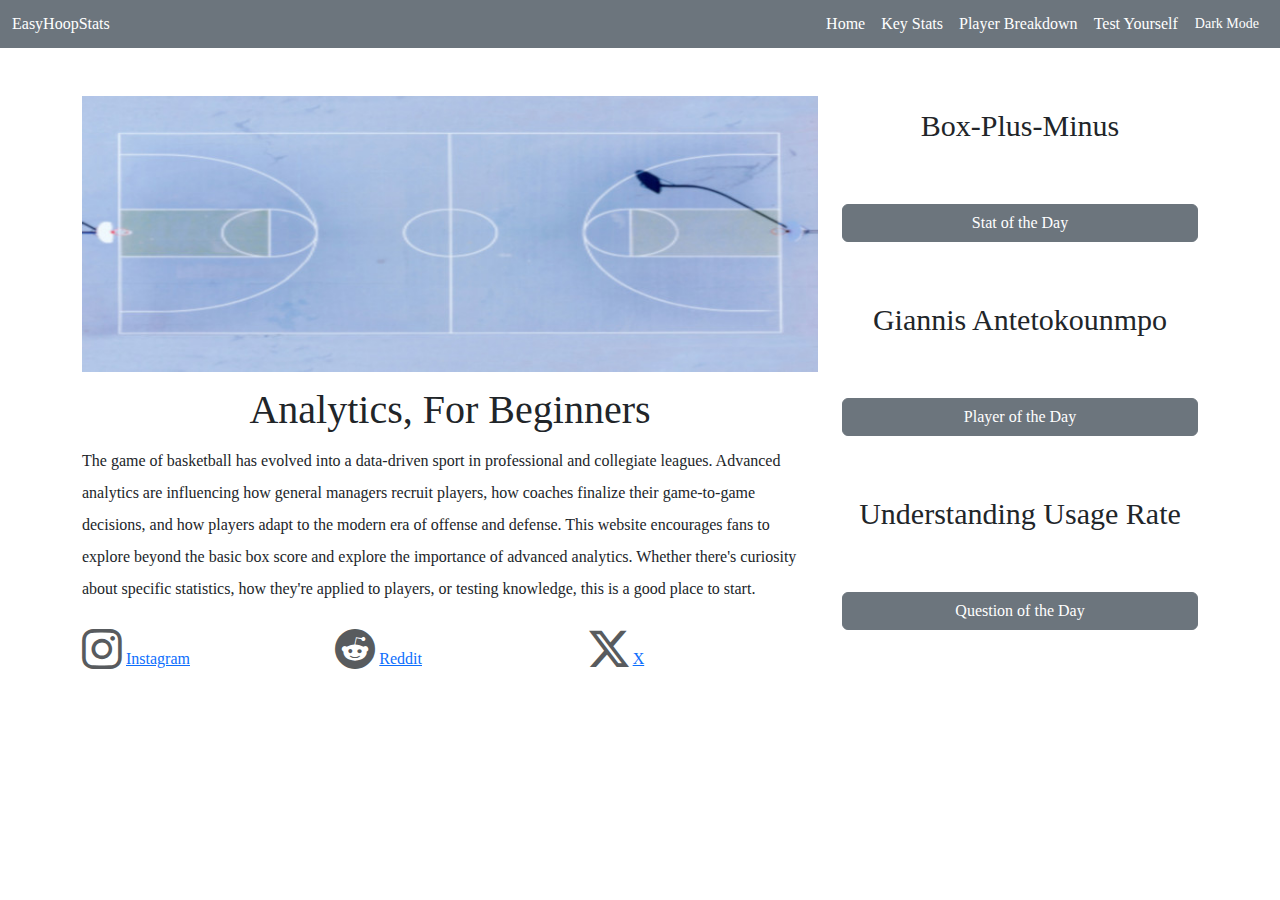
<file: webpages/index.html>
<!DOCTYPE html> <!-- Tells sever that this is an HTML document -->
<html lang="en">
  <head> <!-- Home Page Meta Data -->
    <meta charset="utf-8">
    <title>Home</title>
    <meta name="viewport" content="width=device-width, initial-scale=1">
    <link href="https://cdn.jsdelivr.net/npm/bootstrap@5.3.3/dist/css/bootstrap.min.css" rel="stylesheet">
    <script src="https://cdn.jsdelivr.net/npm/bootstrap@5.3.3/dist/js/bootstrap.bundle.min.js"></script>

    <link rel="stylesheet" href="/assets/css/main.css">
    <link rel="stylesheet" href="https://cdn.jsdelivr.net/npm/bootstrap-icons@1.11.0/font/bootstrap-icons.css">

  </head>

  <body> <!-- Body Start -->


    <!-- New Navigation Bar (Bootstrap Version)-->
    <nav class="navbar navbar-expand-sm bg-secondary navbar-dark" aria-label="Main Navigation" role="navigation">
      <div class="container-fluid">
          <span class="text-white">EasyHoopStats</span>

          <!-- Hamburger icon -->
          <button class="navbar-toggler" type="button" data-bs-toggle="collapse" data-bs-target="#collapsibleNavbar"  aria-label="Toggle navigation">
            <span class="navbar-toggler-icon"></span>
          </button>

          <div class="collapse navbar-collapse" id="collapsibleNavbar">
            <ul class="navbar-nav ms-auto"> 
              <li class="nav-item"> <a class="nav-link active" href="index.html" aria-current="page">Home</a></li>
              <li class="nav-item"> <a class="nav-link text-white" href="key_stats.html"> Key Stats</a></li>
              <li class="nav-item"> <a class="nav-link text-white" href="player_breakdown.html"> Player Breakdown</a></li>
              <li class="nav-item"> <a class="nav-link text-white" href="test_yourself.html"> Test Yourself</a></li>
              <li class="nav-item"> 
                <button id="toggle_dark" type="button" class="btn btn-sm text-white" onclick="dark_mode()"> Dark Mode</button>
              </li>

            </ul>
          </div>
        </div>
      </nav>

    <main class="container my-5">

    <div class = "row">

      <!-- Left Column (Image, Bio, Social Media Icons) -->
      <section class="col-md-8">



        <div class="text-center">
          <img src="/assets/images/my_basketball_court.jpg" class="img-fluid" alt="Picture of basketball court">
        </div>
        <h1> Analytics, For Beginners </h1>
        <p class="lh-lg">

          The game of basketball has evolved into a data-driven sport in professional and collegiate leagues. Advanced analytics are influencing how general managers recruit players, how coaches finalize their game-to-game decisions, and how players adapt to the modern era of offense and defense. This website encourages fans to explore beyond the basic box score and explore the importance of advanced analytics. Whether there's curiosity about specific statistics, how they're applied to players, or testing knowledge, this is a good place to start.

          

        </p>


        <!-- Social Media Links -->
        <div class="row mt-4">

          <div class="col-md-4">
            <i class="bi bi-instagram fs-1 text-muted"></i>
            <a href="https://www.instagram.com" class="links">Instagram</a>
          </div>

          <div class="col-md-4">
            <i class="bi bi-reddit fs-1 text-muted"></i>
            <a href="https://www.reddit.com" class="links">Reddit</a>
          </div>

          <div class="col-md-4">
            <i class="bi bi-twitter-x fs-1 text-muted"></i>
            <a href="https://www.x.com" class="links">X</a>
          </div>


    </div>


      </section>

      <!-- Right Column (Stat/Player/Question of the day)-->
      <aside class="col-md-4">
        
        <div class="d-grid gap-5">
          <h2 id="stat-name">**NAME OF STAT**</h2>
          <a id="stat-day" href="key_stats.html" class="btn btn-secondary">Stat of the Day</a>
          <h2 id="player-name">**NAME OF PLAYER**</h2>
          <a id = "player-day" href="player_breakdown.html" class="btn btn-secondary">Player of the Day</a>
          <h2 id="question-name">**NAME OF QUESTION**</h2>
          <a id = "question-day" href="test_yourself.html" class="btn btn-secondary" onclick="question_of_the_day()">Question of the Day</a>
        </div>

      </aside> <!-- End of Right Column -->


    </div> <!-- end of row 1 -->
    </main> <!-- End of container-->

    <script  src="/assets/js/main.js"></script>
  </body> <!-- Body End -->
</html>
</file>
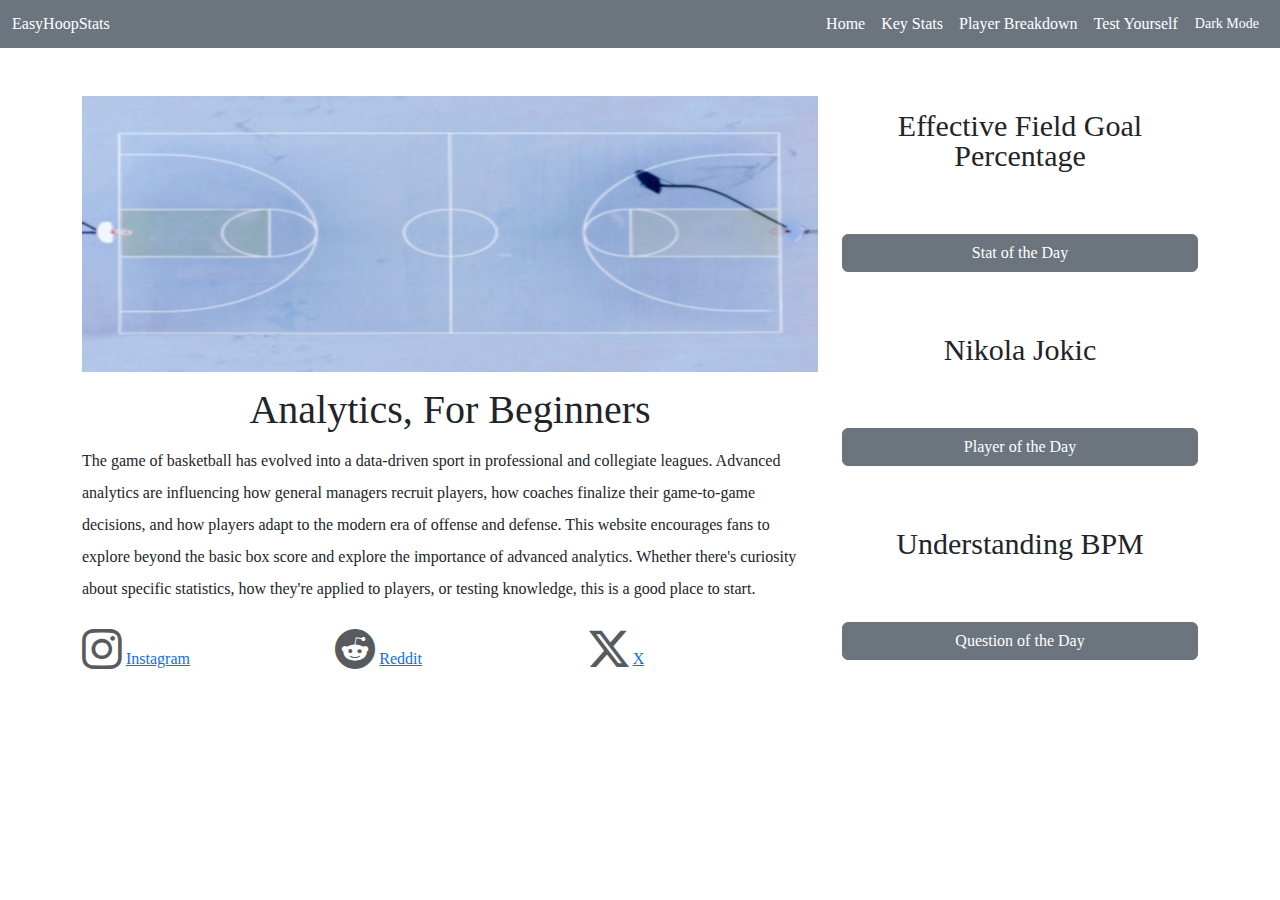
<file: Unit4_Lab_Bruce_Garcia_Morales/webpages/index.html>
<!DOCTYPE html> <!-- Tells sever that this is an HTML document -->
<html lang="en">
  <head> <!-- Home Page Meta Data -->
    <meta charset="utf-8">
    <title>Home</title>
    <meta name="viewport" content="width=device-width, initial-scale=1">
    <link href="https://cdn.jsdelivr.net/npm/bootstrap@5.3.3/dist/css/bootstrap.min.css" rel="stylesheet">
    <script src="https://cdn.jsdelivr.net/npm/bootstrap@5.3.3/dist/js/bootstrap.bundle.min.js"></script>

    <link rel="stylesheet" href="../assets/css/main.css">
    <link rel="stylesheet" href="https://cdn.jsdelivr.net/npm/bootstrap-icons@1.11.0/font/bootstrap-icons.css">

  </head>

  <body> <!-- Body Start -->


    <!-- New Navigation Bar (Bootstrap Version)-->
    <nav class="navbar navbar-expand-sm bg-secondary navbar-dark" aria-label="Main Navigation" role="navigation">
      <div class="container-fluid">
          <span class="text-white">EasyHoopStats</span>

          <!-- Hamburger icon -->
          <button class="navbar-toggler" type="button" data-bs-toggle="collapse" data-bs-target="#collapsibleNavbar"  aria-label="Toggle navigation">
            <span class="navbar-toggler-icon"></span>
          </button>

          <div class="collapse navbar-collapse" id="collapsibleNavbar">
            <ul class="navbar-nav ms-auto"> 
              <li class="nav-item"> <a class="nav-link active" href="index.html" aria-current="page">Home</a></li>
              <li class="nav-item"> <a class="nav-link text-white" href="key_stats.html"> Key Stats</a></li>
              <li class="nav-item"> <a class="nav-link text-white" href="player_breakdown.html"> Player Breakdown</a></li>
              <li class="nav-item"> <a class="nav-link text-white" href="test_yourself.html"> Test Yourself</a></li>
              <li class="nav-item"> 
                <button id="toggle_dark" type="button" class="btn btn-sm text-white" onclick="dark_mode()"> Dark Mode</button>
              </li>

            </ul>
          </div>
        </div>
      </nav>

    <main class="container my-5">

    <div class = "row">

      <!-- Left Column (Image, Bio, Social Media Icons) -->
      <section class="col-md-8">



        <div class="text-center">
          <img src="../assets/images/my_basketball_court.jpg" class="img-fluid" alt="Picture of basketball court">
        </div>
        <h1> Analytics, For Beginners </h1>
        <p class="lh-lg">

          The game of basketball has evolved into a data-driven sport in professional and collegiate leagues. Advanced analytics are influencing how general managers recruit players, how coaches finalize their game-to-game decisions, and how players adapt to the modern era of offense and defense. This website encourages fans to explore beyond the basic box score and explore the importance of advanced analytics. Whether there's curiosity about specific statistics, how they're applied to players, or testing knowledge, this is a good place to start.

          

        </p>


        <!-- Social Media Links -->
        <div class="row mt-4">

          <div class="col-md-4">
            <i class="bi bi-instagram fs-1 text-muted"></i>
            <a href="https://www.instagram.com" class="links">Instagram</a>
          </div>

          <div class="col-md-4">
            <i class="bi bi-reddit fs-1 text-muted"></i>
            <a href="https://www.reddit.com" class="links">Reddit</a>
          </div>

          <div class="col-md-4">
            <i class="bi bi-twitter-x fs-1 text-muted"></i>
            <a href="https://www.x.com" class="links">X</a>
          </div>


    </div>


      </section>

      <!-- Right Column (Stat/Player/Question of the day)-->
      <aside class="col-md-4">
        
        <div class="d-grid gap-5">
          <h2 id="stat-name">**NAME OF STAT**</h2>
          <a id="stat-day" href="key_stats.html" class="btn btn-secondary">Stat of the Day</a>
          <h2 id="player-name">**NAME OF PLAYER**</h2>
          <a id = "player-day" href="player_breakdown.html" class="btn btn-secondary">Player of the Day</a>
          <h2 id="question-name">**NAME OF QUESTION**</h2>
          <a id = "question-day" href="test_yourself.html" class="btn btn-secondary" onclick="question_of_the_day()">Question of the Day</a>
        </div>

      </aside> <!-- End of Right Column -->


    </div> <!-- end of row 1 -->
    </main> <!-- End of container-->

    <script  src="../assets/js/main.js"></script>
  </body> <!-- Body End -->
</html>
</file>
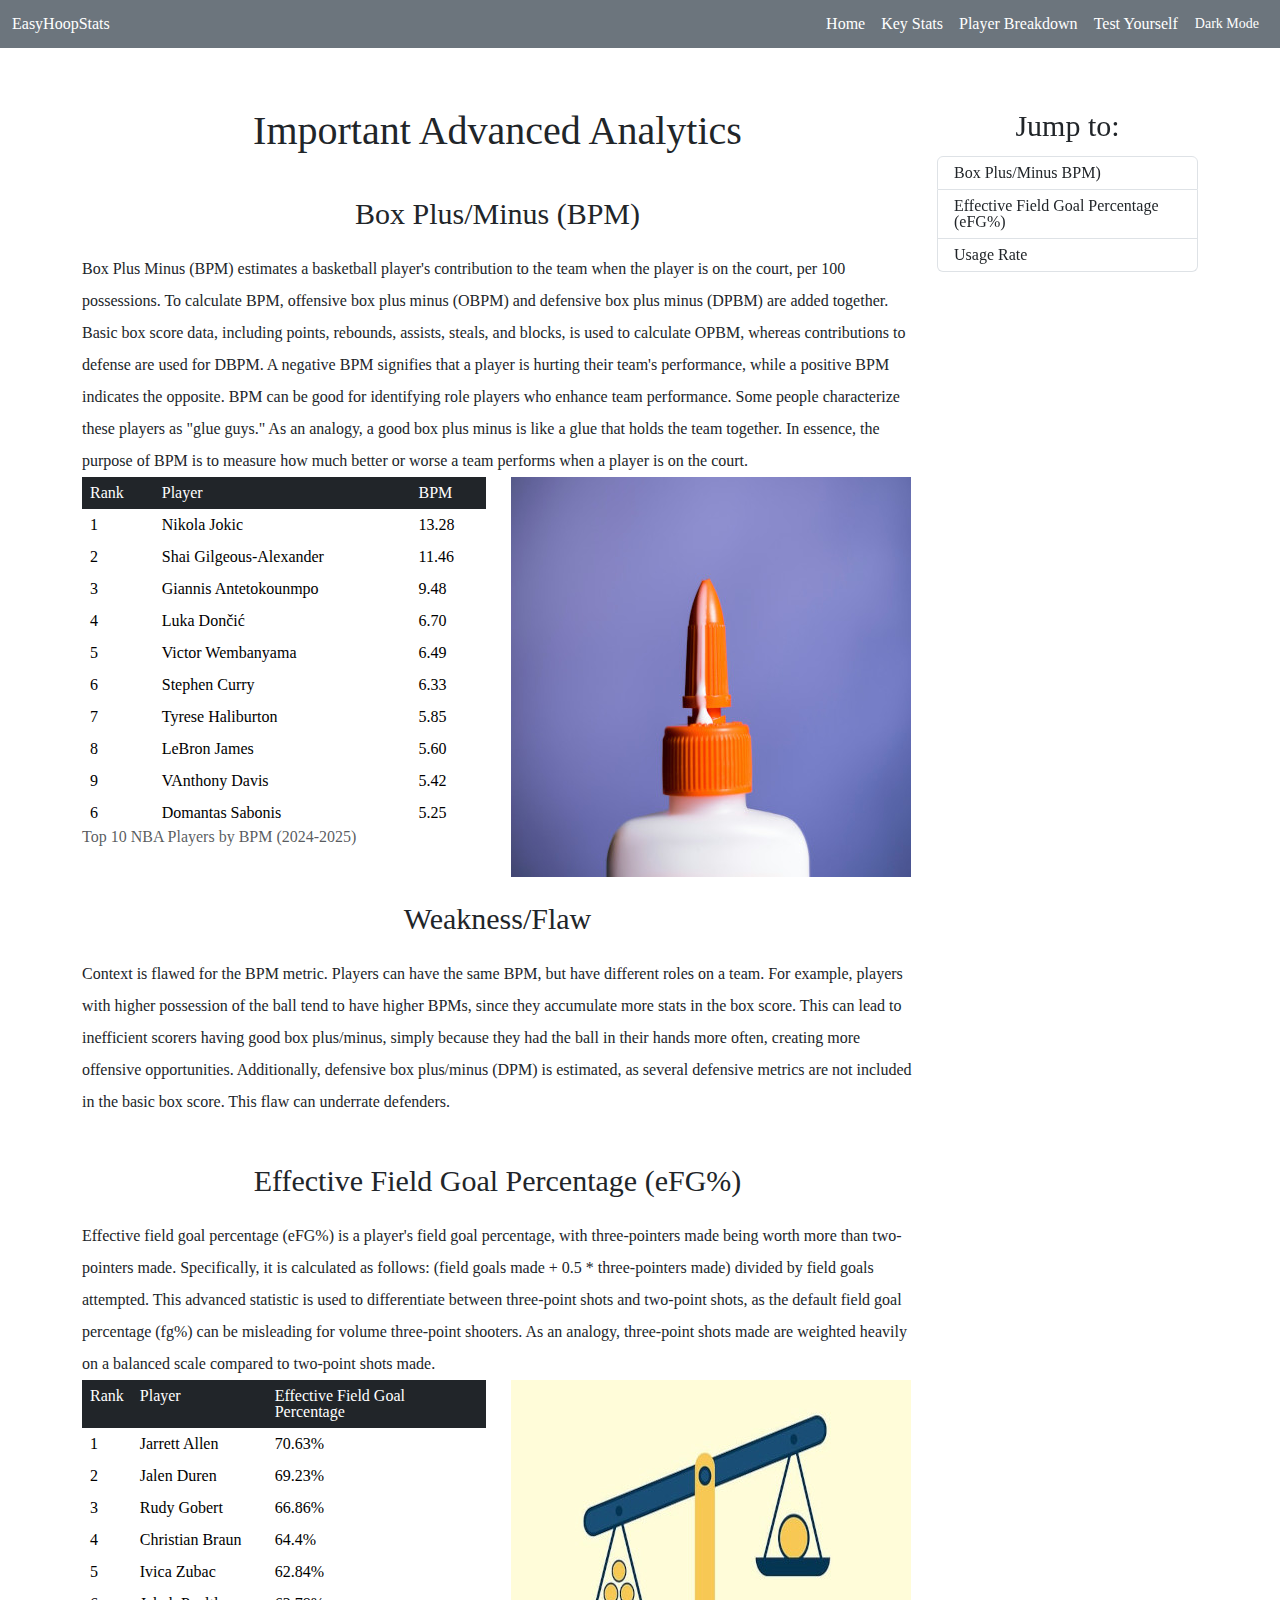
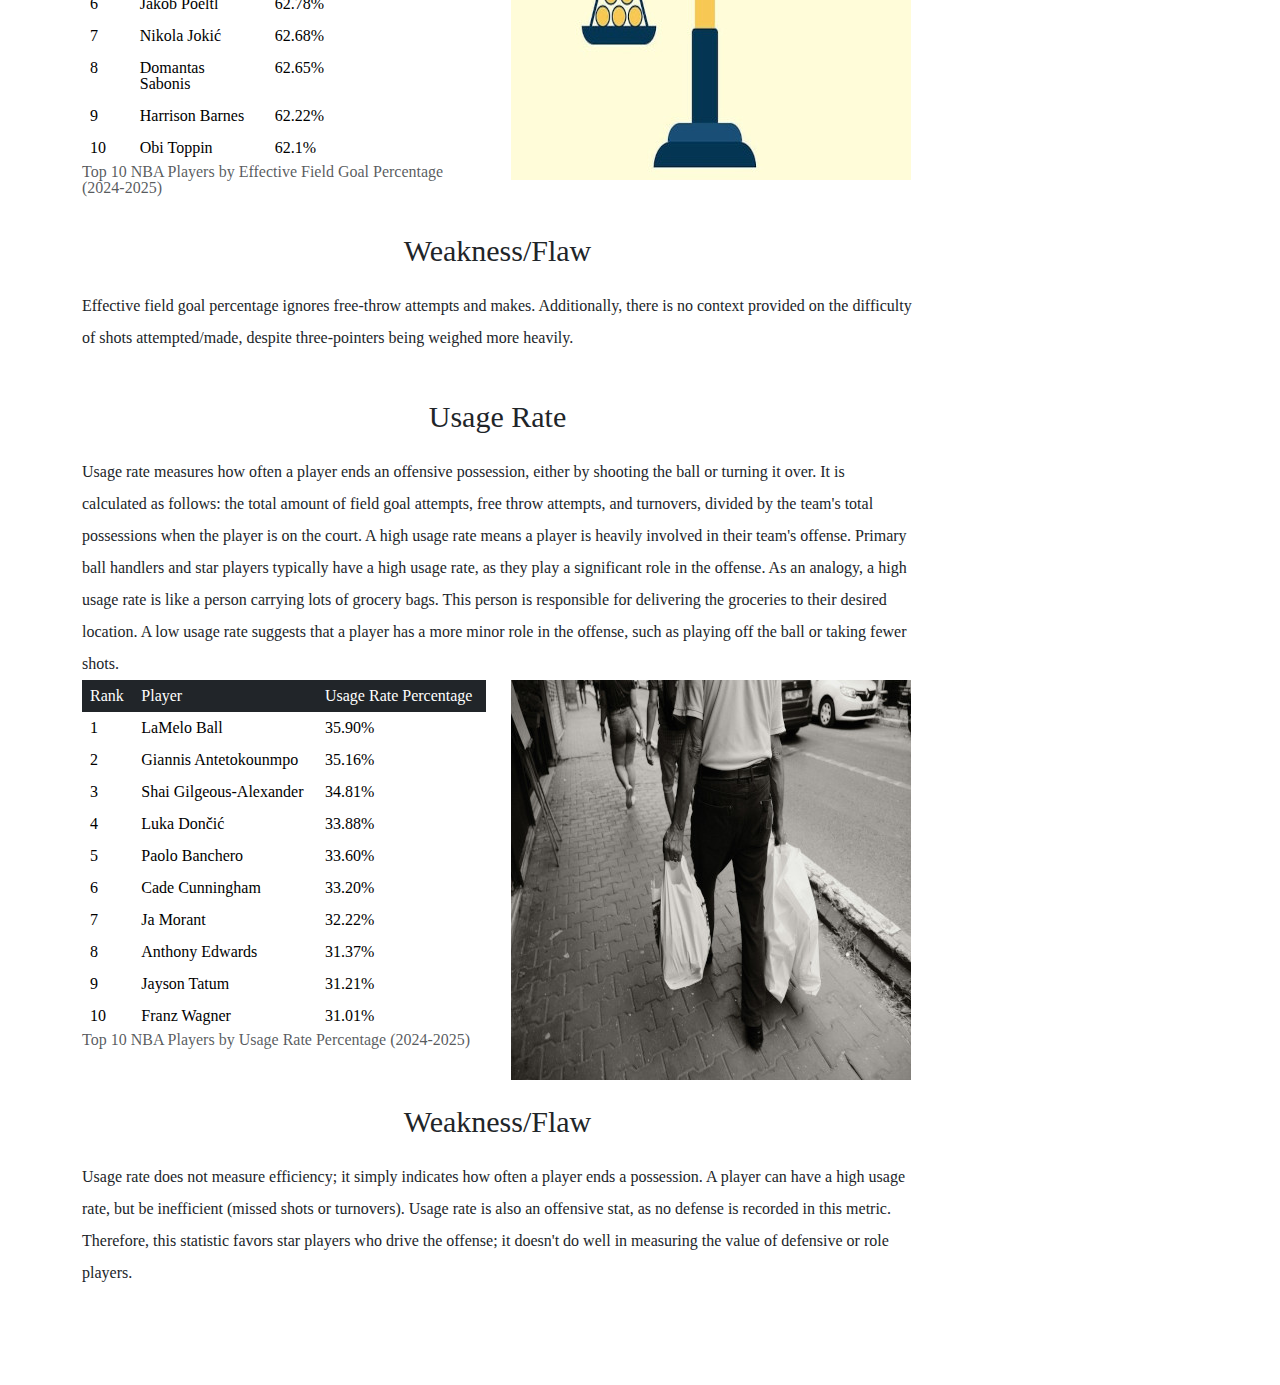
<file: webpages/key_stats.html>
<!DOCTYPE html>
<html lang="en">
  <head>
    <meta charset="utf-8">
    <title>Key Stats</title>
    <meta name="viewport" content="width=device-width, initial-scale=1">
      <link href="https://cdn.jsdelivr.net/npm/bootstrap@5.3.3/dist/css/bootstrap.min.css" rel="stylesheet">
  <script src="https://cdn.jsdelivr.net/npm/bootstrap@5.3.3/dist/js/bootstrap.bundle.min.js"></script>
    <link rel="stylesheet" href="/assets/css/main.css">
  </head>
  <body>

    <!-- New Navigation Bar (Bootstrap Version)-->
    <nav class="navbar navbar-expand-sm bg-secondary navbar-dark"  aria-label="Main Navigation" role="navigation">
      <div class="container-fluid">
          <span class="text-white">EasyHoopStats</span>

          <!-- Hamburger icon -->
          <button class="navbar-toggler" type="button" data-bs-toggle="collapse" data-bs-target="#collapsibleNavbar" aria-label="Toggle navigation">
            <span class="navbar-toggler-icon"></span>
          </button>

          <div class="collapse navbar-collapse" id="collapsibleNavbar">
            <ul class="navbar-nav ms-auto"> <!-- ms-auto to push items to right-->
              <li class="nav-item"> <a class="nav-link text-white" href="index.html">Home</a></li>
              <li class="nav-item"> <a class="nav-link active" href="key_stats.html" aria-current="page"> Key Stats</a></li>
              <li class="nav-item"> <a class="nav-link text-white" href="player_breakdown.html"> Player Breakdown</a></li>
              <li class="nav-item"> <a class="nav-link text-white" href="test_yourself.html"> Test Yourself</a></li>
              <li class="nav-item"> <button id="toggle_dark" type="button" class="btn btn-sm text-white" onclick="dark_mode()"> Dark Mode</button> </li>
            </ul>
          </div>
        </div>
        </nav>

    <main class="container my-5">

      <div class = "row">

        <!-- Left Column (Statistics) -->
        <div class="col-md-9">
          <h1> Important Advanced Analytics</h1>

          <section id="bpm" class="my-5">
            <h2 class="my-4">Box Plus/Minus (BPM)</h2>
            <p class="lh-lg">
             Box Plus Minus (BPM) estimates a basketball player's contribution to the team when the player is on the court, per 100 possessions. To calculate BPM, offensive box plus minus (OBPM) and defensive box plus minus (DPBM) are added together. Basic box score data, including points, rebounds, assists, steals, and blocks, is used to calculate OPBM, whereas contributions to defense are used for DBPM. A negative BPM signifies that a player is hurting their team's performance, while a positive BPM indicates the opposite. BPM can be good for identifying role players who enhance team performance. Some people characterize these players as "glue guys." As an analogy, a good box plus minus is like a glue that holds the team together. In essence, the purpose of BPM is to measure how much better or worse a team performs when a player is on the court. 
           </p>


            
            <div class="row">
              <div class="col-md-6">
                <table class="table">
                  <caption>Top 10 NBA Players by BPM (2024-2025)</caption>
                  <thead class="table-dark">
                    <tr>
                      <th scope="col">Rank</th>
                      <th scope="col">Player</th>
                      <th scope="col">BPM</th>
                    </tr>
                  </thead>
                  <tbody>
                    <tr>
                      <th scope="row">1</th>
                      <td>Nikola Jokic</td>
                      <td>13.28</td>
                    </tr>
                    <tr>
                      <th scope="row">2</th>
                      <td>Shai Gilgeous-Alexander</td>
                      <td>11.46</td>
                    </tr>
                    <tr>
                      <th scope="row">3</th>
                      <td>Giannis Antetokounmpo</td>
                      <td>9.48</td>
                    </tr>
                    <tr>
                      <th scope="row">4</th>
                      <td>Luka Dončić</td>
                      <td>6.70</td>
                    </tr>
                    <tr>
                      <th scope="row">5</th>
                      <td>Victor Wembanyama</td>
                      <td>6.49</td>
                    </tr>
                    <tr>
                      <th scope="row">6</th>
                      <td>Stephen Curry</td>
                      <td>6.33</td>
                                          <tr>
                      <th scope="row">7</th>
                      <td>Tyrese Haliburton</td>
                      <td>5.85</td>
                    </tr>
                    <tr>
                      <th scope="row">8</th>
                      <td>LeBron James</td>
                      <td>5.60</td>
                    </tr>
                    <tr>
                      <th scope="row">9</th>
                      <td>VAnthony Davis</td>
                      <td>5.42</td>
                    </tr>
                    <tr>
                      <th scope="row">6</th>
                      <td>Domantas Sabonis</td>
                      <td>5.25</td>
                    </tr>
                  </tbody>
                </table>
              </div>

              <div class="col-md-6 text-center">
                <img src="/assets/images/glue_guy_optimized.jpg" alt="Glue bottle with an orange cap.">
              </div>
            </div>


            <h3 class="my-4">Weakness/Flaw</h3>
            <p class="lh-lg">
             Context is flawed for the BPM metric. Players can have the same BPM, but have different roles on a team. For example, players with higher possession of the ball tend to have higher BPMs, since they accumulate more stats in the box score. This can lead to inefficient scorers having good box plus/minus, simply because they had the ball in their hands more often, creating more offensive opportunities. Additionally, defensive box plus/minus (DPM) is estimated, as several defensive metrics are not included in the basic box score. This flaw can underrate defenders. 
            </p>
          </section>

          <section id="efg" class="my-5">
            <h2 class="my-4">Effective Field Goal Percentage (eFG%)</h2>
            <p class="lh-lg"> 
              Effective field goal percentage (eFG%) is a player's field goal percentage, with three-pointers made being worth more than two-pointers made. Specifically, it is calculated as follows: (field goals made +  0.5 * three-pointers made) divided by field goals attempted. This advanced statistic is used to differentiate between three-point shots and two-point shots, as the default field goal percentage (fg%) can be misleading for volume three-point shooters. As an analogy, three-point shots made are weighted heavily on a balanced scale compared to two-point shots made.

            </p>

            <div class="row">
              <div class="col-md-6">
                <table class="table">
                  <caption>Top 10 NBA Players by Effective Field Goal Percentage (2024-2025)</caption>
                  <thead class="table-dark">
                    <tr>
                      <th scope="col">Rank</th>
                      <th scope="col">Player</th>
                      <th scope="col">Effective Field Goal Percentage</th>
                    </tr>
                  </thead>
                  <tbody>
                    <tr>
                      <th scope="row">1</th>
                      <td>Jarrett Allen</td>
                      <td>70.63%</td>
                    </tr>
                    <tr>
                      <th scope="row">2</th>
                      <td>Jalen Duren</td>
                      <td>69.23%</td>
                    </tr>
                    <tr>
                      <th scope="row">3</th>
                      <td>Rudy Gobert</td>
                      <td>66.86%</td>
                    </tr>
                    <tr>
                      <th scope="row">4</th>
                      <td>Christian Braun</td>
                      <td>64.4%</td>
                    </tr>
                    <tr>
                      <th scope="row">5</th>
                      <td>Ivica Zubac</td>
                      <td>62.84%</td>
                    </tr>
                    <tr>
                      <th scope="row">6</th>
                      <td>Jakob Poeltl</td>
                      <td>62.78%</td>
                    </tr>
                    <tr>
                      <th scope="row">7</th>
                      <td>Nikola Jokić</td>
                      <td>62.68%</td>
                    </tr>
                    <tr>
                      <th scope="row">8</th>
                      <td>Domantas Sabonis</td>
                      <td>62.65%</td>
                    </tr>
                    <tr>
                      <th scope="row">9</th>
                      <td>Harrison Barnes</td>
                      <td>62.22%</td>
                    </tr>
                    <tr>
                      <th scope="row">10</th>
                      <td>Obi Toppin</td>
                      <td>62.1%</td>
                    </tr>
                  </tbody>
                </table>
              </div>
              <div class="col-md-6 text-center">
                <img src="/assets/images/my_balance_scale.jpg" alt="Drawing of unbalanced scale, with 6 yellow circles to the left, and one yellow circle to the right.">
              </div>
            </div>

            <h3 class="my-4">Weakness/Flaw</h3>
            <p class="lh-lg"> 
              Effective field goal percentage ignores free-throw attempts and makes. Additionally, there is no context provided on the difficulty of shots attempted/made, despite three-pointers being weighed more heavily. 


            </p>
          </section>

          <section id="usage" class="my-5">
            <h2 class="my-4">Usage Rate</h2>
            <p class="lh-lg"> 
              Usage rate measures how often a player ends an offensive possession, either by shooting the ball or turning it over. It is calculated as follows: the total amount of field goal attempts, free throw attempts, and turnovers, divided by the team's total possessions when the player is on the court. A high usage rate means a player is heavily involved in their team's offense. Primary ball handlers and star players typically have a high usage rate, as they play a significant role in the offense. As an analogy, a high usage rate is like a person carrying lots of grocery bags. This person is responsible for delivering the groceries to their desired location. A low usage rate suggests that a player has a more minor role in the offense, such as playing off the ball or taking fewer shots.

             </p>

            <div class="row">
              <div class="col-md-6">
                <table class="table">
                  <caption>Top 10 NBA Players by Usage Rate Percentage (2024-2025)</caption>
                  <thead class="table-dark">
                    <tr>
                      <th scope="col">Rank</th>
                      <th scope="col">Player</th>
                      <th scope="col">Usage Rate Percentage</th>
                    </tr>
                  </thead>
                  <tbody>
                    <tr>
                      <th scope="row">1</th>
                      <td>LaMelo Ball</td>
                      <td>35.90%</td>
                    </tr>
                    <tr>
                      <th scope="row">2</th>
                      <td>Giannis Antetokounmpo</td>
                      <td>35.16%</td>
                    </tr>
                    <tr>
                      <th scope="row">3</th>
                      <td>Shai Gilgeous-Alexander</td>
                      <td>34.81%</td>
                    </tr>
                    <tr>
                      <th scope="row">4</th>
                      <td>Luka Dončić</td>
                      <td>33.88%</td>
                    </tr>
                    <tr>
                      <th scope="row">5</th>
                      <td>Paolo Banchero</td>
                      <td>33.60%</td>
                    </tr>
                    <tr>
                      <th scope="row">6</th>
                      <td>Cade Cunningham</td>
                      <td>33.20%</td>
                    </tr>
                    <tr>
                      <th scope="row">7</th>
                      <td>Ja Morant</td>
                      <td>32.22%</td>
                    </tr>
                    <tr>
                      <th scope="row">8</th>
                      <td>Anthony Edwards</td>
                      <td>31.37%</td>
                    </tr>
                    <tr>
                      <th scope="row">9</th>
                      <td>Jayson Tatum</td>
                      <td>31.21%</td>
                    </tr>
                    <tr>
                      <th scope="row">10</th>
                      <td>Franz Wagner</td>
                      <td>31.01%</td>
                    </tr>
                  </tbody>
                </table>
              </div>
              <div class="col-md-6 text-center">
                <img src="/assets/images/my_items.jpg" alt="Person carrying a plastic bag of items in each hand">
              </div>
            </div>

            <h3 class="my-4">Weakness/Flaw</h3>
            <p class="lh-lg"> 
              Usage rate does not measure efficiency; it simply indicates how often a player ends a possession. A player can have a high usage rate, but be inefficient (missed shots or turnovers). Usage rate is also an offensive stat, as no defense is recorded in this metric. Therefore, this statistic favors star players who drive the offense; it doesn't do well in measuring the value of defensive or role players.

            </p>
          </section>




        </div> <!-- End of Left Column -->


        <!-- Right Column (Jump Link Navigation) -->
         <aside class="col-md-3">
          <div class="sticky-top">
            <h2>Jump to:</h2> 
            <div class="list-group">
              <a href="#bpm" class="list-group-item list-group-item-action">Box Plus/Minus BPM)</a>
              <a href="#efg" class="list-group-item list-group-item-action">Effective Field Goal Percentage (eFG%)</a>
              <a href="#usage" class="list-group-item list-group-item-action">Usage Rate</a>
            </div>
          </div>
         </aside>

       </div>
     </main>



  <script  src="/assets/js/main.js"></script>
  </body>
</html>
</file>
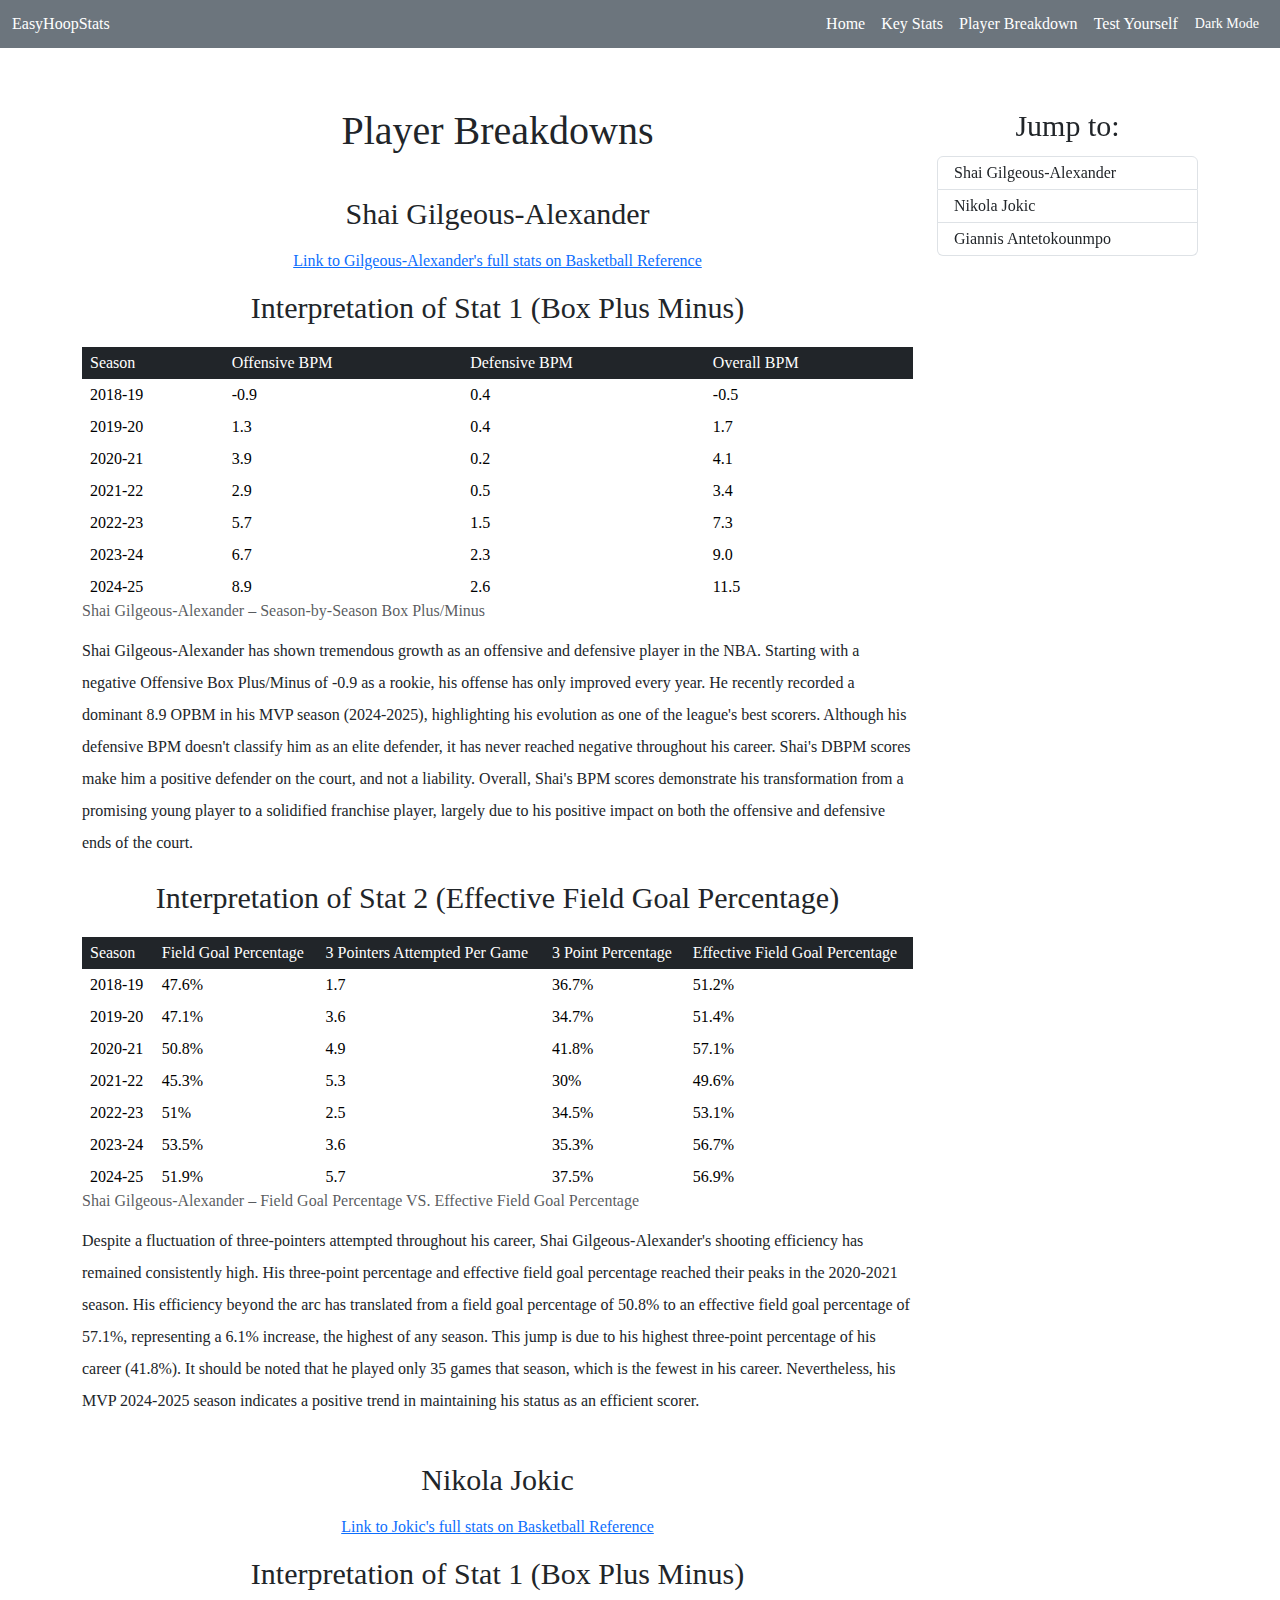
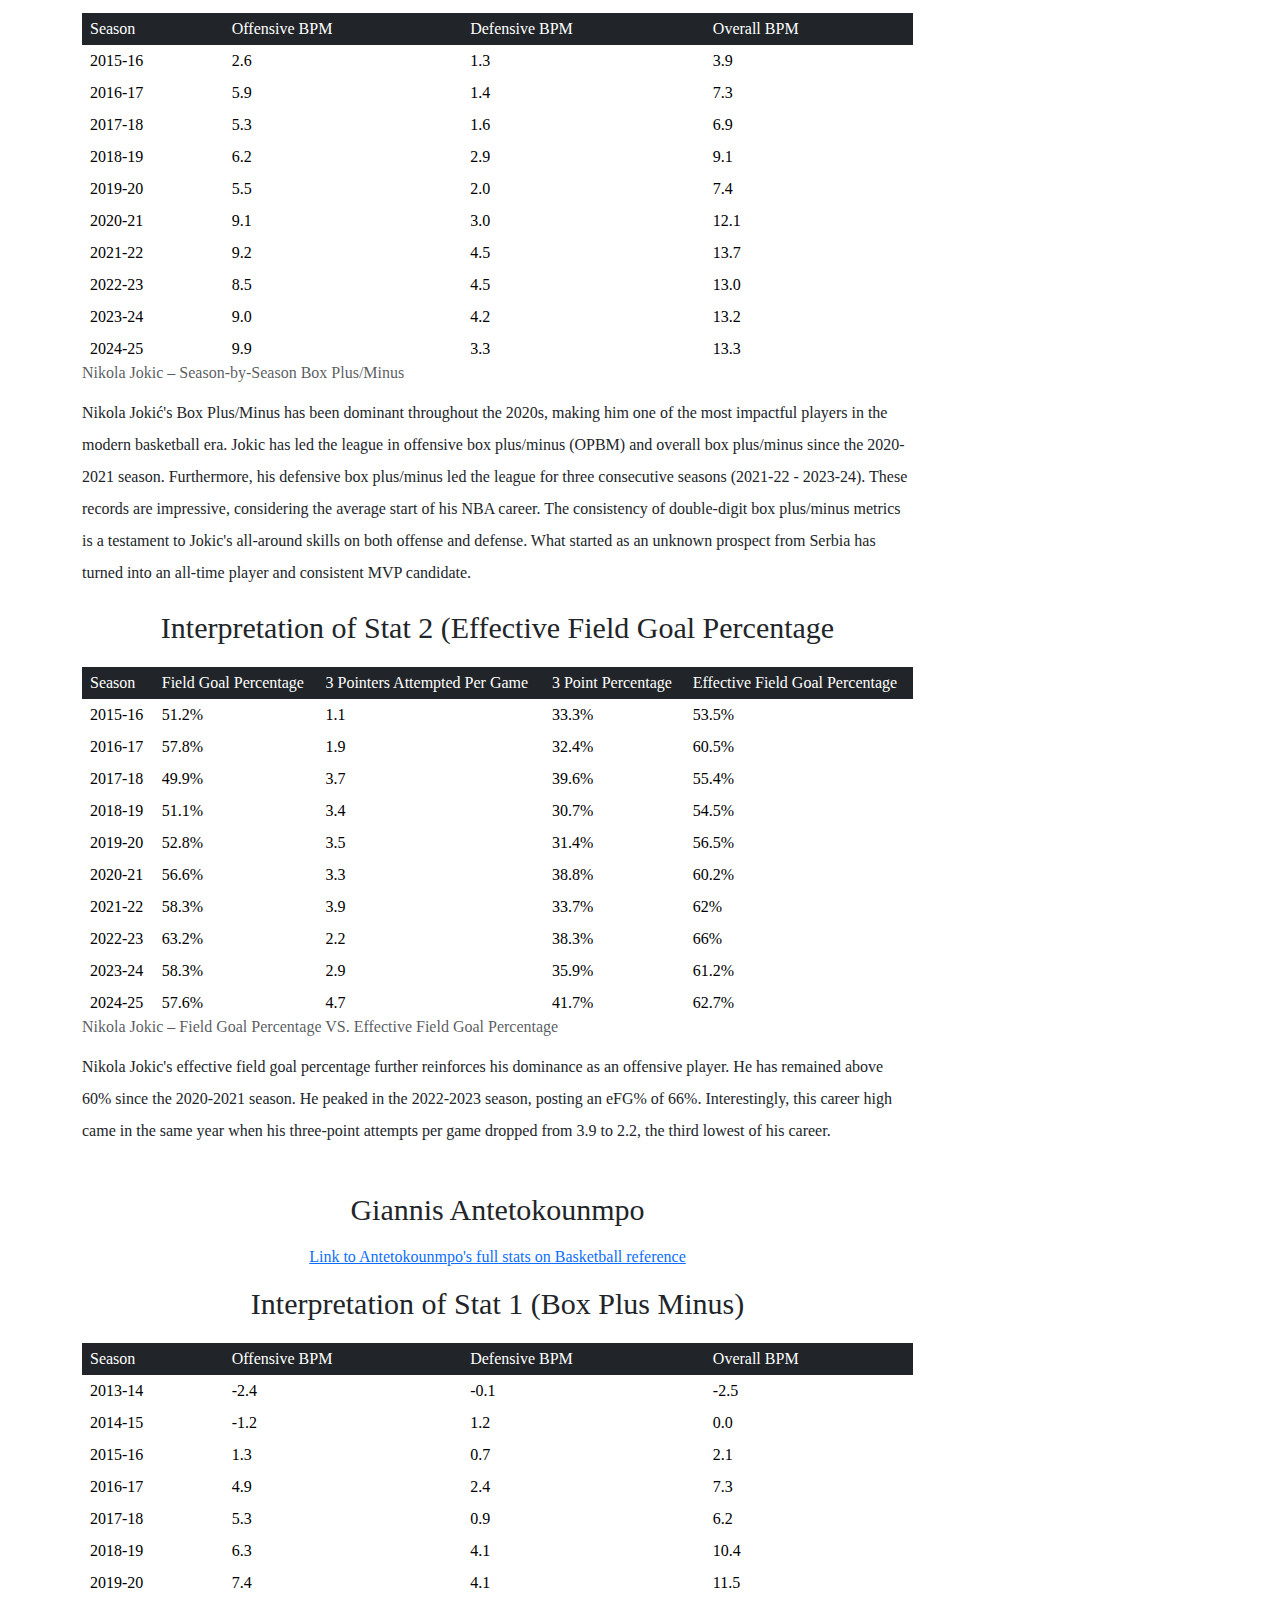
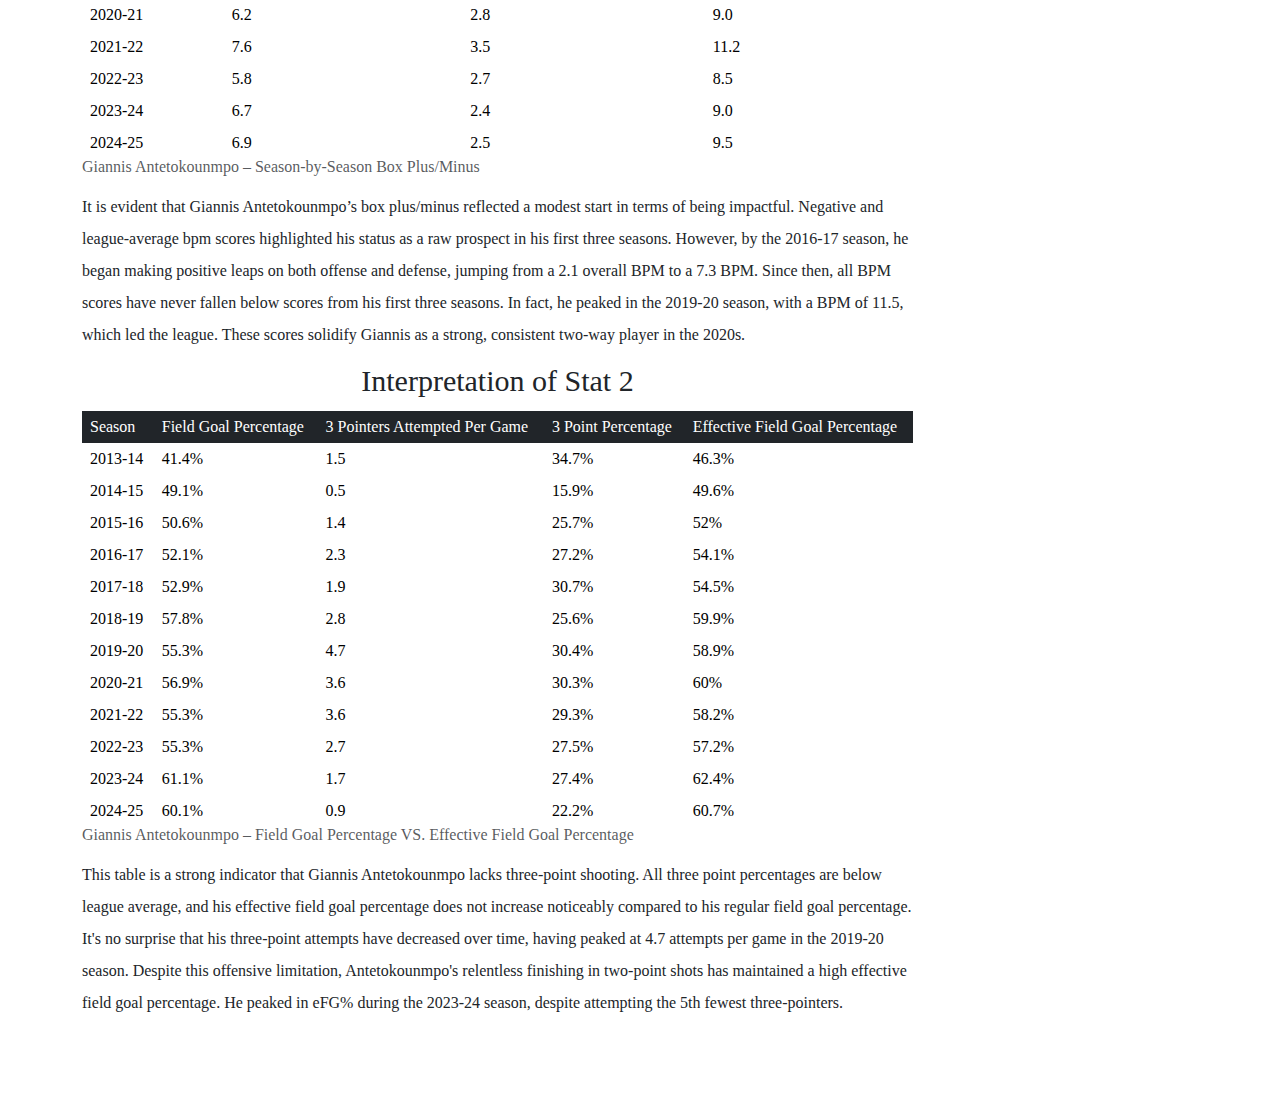
<file: webpages/player_breakdown.html>
<!DOCTYPE html>
<html lang="en">
  <head>
    <meta charset="utf-8">
    <title>Player Breakdown</title>
    <meta name="viewport" content="width=device-width, initial-scale=1">
      <link href="https://cdn.jsdelivr.net/npm/bootstrap@5.3.3/dist/css/bootstrap.min.css" rel="stylesheet">
  <script src="https://cdn.jsdelivr.net/npm/bootstrap@5.3.3/dist/js/bootstrap.bundle.min.js"></script>
    <link rel="stylesheet" href="/assets/css/main.css">
  </head>
  <body>

    <!-- New Navigation Bar (Bootstrap Version)-->
    <nav class="navbar navbar-expand-sm bg-secondary navbar-dark" aria-label="Main Navigation" role="navigation">
      <div class="container-fluid">
          <span class="text-white">EasyHoopStats</span>

          <!-- Hamburger icon -->
          <button class="navbar-toggler" type="button" data-bs-toggle="collapse" data-bs-target="#collapsibleNavbar" aria-label="Toggle navigation">
            <span class="navbar-toggler-icon"></span>
          </button>

          <div class="collapse navbar-collapse" id="collapsibleNavbar">
            <ul class="navbar-nav ms-auto"> <!-- ms-auto to push items to right-->
              <li class="nav-item"> <a class="nav-link text-white" href="index.html">Home</a></li>
              <li class="nav-item"> <a class="nav-link active" href="key_stats.html"> Key Stats</a></li>
              <li class="nav-item"> <a class="nav-link text-white" href="player_breakdown.html" aria-current="page"> Player Breakdown</a></li>
              <li class="nav-item"> <a class="nav-link text-white" href="test_yourself.html"> Test Yourself</a></li>
              <li class="nav-item"> <button id="toggle_dark" type="button" class="btn btn-sm text-white" onclick="dark_mode()"> Dark Mode</button> </li>
            </ul>
          </div>
        </div>
        </nav>

         <main class="container my-5">
          <div class = "row">

            <!-- Left Column (Player) -->
            <div class="col-md-9">
              <h1> Player Breakdowns </h1>


              <article id="shai" class="my-5">
              <h2 class="my-4">Shai Gilgeous-Alexander</h2>
              <p class="external_link"><a href="https://www.basketball-reference.com/players/g/gilgesh01.html" class="links">Link to Gilgeous-Alexander's full stats on Basketball Reference</a></p>


              <h3 class="my-4">Interpretation of Stat 1 (Box Plus Minus)</h3>
              <table class="table" role="table">
                <caption>Shai Gilgeous-Alexander – Season-by-Season Box Plus/Minus</caption>
                <thead class="table-dark">
                  <tr>
                    <th scope="col">Season</th>
                    <th scope="col">Offensive BPM</th>
                    <th scope="col">Defensive BPM</th>
                    <th scope="col">Overall BPM</th>
                  </tr>
                </thead>
                <tbody>
                  <tr>
                    <th scope="row">2018-19</th>
                    <td>-0.9</td>
                    <td>0.4</td>
                    <td>-0.5</td>
                  </tr>
                  <tr>
                    <th scope="row">2019-20</th>
                    <td>1.3</td>
                    <td>0.4</td>
                    <td>1.7</td>
                  </tr>
                  <tr>
                    <th scope="row">2020-21</th>
                    <td>3.9</td>
                    <td>0.2</td>
                    <td>4.1</td>
                  </tr>
                  <tr>
                    <th scope="row">2021-22</th>
                    <td>2.9</td>
                    <td>0.5</td>
                    <td>3.4</td>
                  </tr>
                  <tr>
                    <th scope="row">2022-23</th>
                    <td>5.7</td>
                    <td>1.5</td>
                    <td>7.3</td>
                  </tr>
                  <tr>
                    <th scope="row">2023-24</th>
                    <td>6.7</td>
                    <td>2.3</td>
                    <td>9.0</td>
                  </tr>
                  <tr>
                    <th scope="row">2024-25</th>
                    <td>8.9</td>
                    <td>2.6</td>
                    <td>11.5</td>
                  </tr>
                </tbody>
              </table>

              <p class="lh-lg">

                Shai Gilgeous-Alexander has shown tremendous growth as an offensive and defensive player in the NBA. Starting with a negative Offensive Box Plus/Minus of -0.9 as a rookie, his offense has only improved every year. He recently recorded a dominant 8.9 OPBM in his MVP season (2024-2025), highlighting his evolution as one of the league's best scorers. Although his defensive BPM doesn't classify him as an elite defender, it has never reached negative throughout his career. Shai's DBPM scores make him a positive defender on the court, and not a liability. Overall, Shai's BPM scores demonstrate his transformation from a promising young player to a solidified franchise player, largely due to his positive impact on both the offensive and defensive ends of the court.
              </p>


              <h3 class="my-4">Interpretation of Stat 2 (Effective Field Goal Percentage)</h3>
              <table class="table" role="table">
                <caption>Shai Gilgeous-Alexander – Field Goal Percentage VS. Effective Field Goal Percentage</caption>
                <thead class="table-dark">
                  <tr>
                    <th scope="col">Season</th>
                    <th scope="col">Field Goal Percentage</th>
                    <th scope="col">3 Pointers Attempted Per Game</th>
                    <th scope="col">3 Point Percentage</th>
                    <th scope="col">Effective Field Goal Percentage</th>
                  </tr>
                </thead>
                <tbody>
                  <tr>
                    <th scope="row">2018-19</th>
                    <td>47.6%</td>
                    <td>1.7</td>
                    <td>36.7%</td>
                    <td>51.2%</td>
                  </tr>
                  <tr>
                    <th scope="row">2019-20</th>
                    <td>47.1%</td>
                    <td>3.6</td>
                    <td>34.7%</td>
                    <td>51.4%</td>
                  </tr>
                  <tr>
                    <th scope="row">2020-21</th>
                    <td>50.8%</td>
                    <td>4.9</td>
                    <td>41.8%</td>
                    <td>57.1%</td>
                  </tr>
                  <tr>
                    <th scope="row">2021-22</th>
                    <td>45.3%</td>
                    <td>5.3</td>
                    <td>30%</td>
                    <td>49.6%</td>
                  </tr>
                  <tr>
                    <th scope="row">2022-23</th>
                    <td>51%</td>
                    <td>2.5</td>
                    <td>34.5%</td>
                    <td>53.1%</td>
                  </tr>
                  <tr>
                    <th scope="row">2023-24</th>
                    <td>53.5%</td>
                    <td>3.6</td>
                    <td>35.3%</td>
                    <td>56.7%</td>
                  </tr>
                  <tr>
                    <th scope="row">2024-25</th>
                    <td>51.9%</td>
                    <td>5.7</td>
                    <td>37.5%</td>
                    <td>56.9%</td>
                  </tr>
                </tbody>
              </table>
              <p class="lh-lg"> 

                Despite a fluctuation of three-pointers attempted throughout his career, Shai Gilgeous-Alexander's shooting efficiency has remained consistently high. His three-point percentage and effective field goal percentage reached their peaks in the 2020-2021 season. His efficiency beyond the arc has translated from a field goal percentage of 50.8% to an effective field goal percentage of 57.1%, representing a 6.1% increase, the highest of any season. This jump is due to his highest three-point percentage of his career (41.8%). It should be noted that he played only 35 games that season, which is the fewest in his career. Nevertheless, his MVP 2024-2025 season indicates a positive trend in maintaining his status as an efficient scorer.


              </p>
            </article>


              <article id="jokic" class="my-5">
              <h2 class="my-4">Nikola Jokic</h2>
              <p class="external_link"><a href="https://www.basketball-reference.com/players/j/jokicni01/gamelog/2025//" class="links">Link to Jokic's full stats on Basketball Reference</a></p>

              <h3 class="my-4">Interpretation of Stat 1 (Box Plus Minus)</h3>
              <table class="table" role="table">
                <caption>Nikola Jokic – Season-by-Season Box Plus/Minus</caption>
                <thead class="table-dark">
                  <tr>
                    <th scope="col">Season</th>
                    <th scope="col">Offensive BPM</th>
                    <th scope="col">Defensive BPM</th>
                    <th scope="col">Overall BPM</th>
                  </tr>
                </thead>
                <tbody>
                   <tr>
                    <td>2015-16</td>
                    <td>2.6</td>
                    <td>1.3</td>
                    <td>3.9</td>
                  </tr>
                   <tr>
                    <td>2016-17</td>
                    <td>5.9</td>
                    <td>1.4</td>
                    <td>7.3</td>
                  </tr>
                   <tr>
                    <td>2017-18</td>
                    <td>5.3</td>
                    <td>1.6</td>
                    <td>6.9</td>
                  </tr>
                   <tr>
                    <td>2018-19</td>
                    <td>6.2</td>
                    <td>2.9</td>
                    <td>9.1</td>
                  </tr>
                   <tr>
                    <td>2019-20</td>
                    <td>5.5</td>
                    <td>2.0</td>
                    <td>7.4</td>
                  </tr>
                   <tr>
                    <td>2020-21</td>
                    <td>9.1</td>
                    <td>3.0</td>
                    <td>12.1</td>
                  </tr>
                   <tr>
                    <td>2021-22</td>
                    <td>9.2</td>
                    <td>4.5</td>
                    <td>13.7</td>
                  </tr>
                   <tr>
                    <td>2022-23</td>
                    <td>8.5</td>
                    <td>4.5</td>
                    <td>13.0</td>
                  </tr>
                   <tr>
                    <td>2023-24</td>
                    <td>9.0</td>
                    <td>4.2</td>
                    <td>13.2</td>
                  </tr>
                   <tr>
                    <td>2024-25</td>
                    <td>9.9</td>
                    <td>3.3</td>
                    <td>13.3</td>
                  </tr>

                </tbody>
              </table>
              <p class="lh-lg"> 

                Nikola Jokić's Box Plus/Minus has been dominant throughout the 2020s, making him one of the most impactful players in the modern basketball era. Jokic has led the league in offensive box plus/minus (OPBM) and overall box plus/minus since the 2020-2021 season. Furthermore, his defensive box plus/minus led the league for three consecutive seasons (2021-22 - 2023-24). These records are impressive, considering the average start of his NBA career. The consistency of double-digit box plus/minus metrics is a testament to Jokic's all-around skills on both offense and defense. What started as an unknown prospect from Serbia has turned into an all-time player and consistent MVP candidate.

              </p> 

              <h3 class="my-4">Interpretation of Stat 2 (Effective Field Goal Percentage</h3>

              <table class="table" role="table">
                <caption>Nikola Jokic – Field Goal Percentage VS. Effective Field Goal Percentage</caption>
                <thead class="table-dark">
                  <tr>
                    <th scope="col">Season</th>
                    <th scope="col">Field Goal Percentage</th>
                    <th scope="col">3 Pointers Attempted Per Game</th>
                    <th scope="col">3 Point Percentage</th>
                    <th scope="col">Effective Field Goal Percentage</th>
                  </tr>
                </thead>
                <tbody>
                   <tr>
                    <td>2015-16</td>
                    <td>51.2%</td>
                    <td>1.1</td>
                    <td>33.3%</td>
                    <td>53.5%</td>
                  </tr>
                   <tr>
                    <td>2016-17</td>
                    <td>57.8%</td>
                    <td>1.9</td>
                    <td>32.4%</td>
                    <td>60.5%</td>
                  </tr>
                   <tr>
                    <td>2017-18</td>
                    <td>49.9%</td>
                    <td>3.7</td>
                    <td>39.6%</td>
                    <td>55.4%</td>
                  </tr>
                   <tr>
                    <td>2018-19</td>
                    <td>51.1%</td>
                    <td>3.4</td>
                    <td>30.7%</td>
                    <td>54.5%</td>
                  </tr>
                   <tr>
                    <td>2019-20</td>
                    <td>52.8%</td>
                    <td>3.5</td>
                    <td>31.4%</td>
                    <td>56.5%</td>
                  </tr>
                   <tr>
                    <td>2020-21</td>
                    <td>56.6%</td>
                    <td>3.3</td>
                    <td>38.8%</td>
                    <td>60.2%</td>
                  </tr>
                   <tr>
                    <td>2021-22</td>
                    <td>58.3%</td>
                    <td>3.9</td>
                    <td>33.7%</td>
                    <td>62%</td>
                  </tr>
                   <tr>
                    <td>2022-23</td>
                    <td>63.2%</td>
                    <td>2.2</td>
                    <td>38.3%</td>
                    <td>66%</td>
                  </tr>
                   <tr>
                    <td>2023-24</td>
                    <td>58.3%</td>
                    <td>2.9</td>
                    <td>35.9%</td>
                    <td>61.2%</td>
                  </tr>
                   <tr>
                    <td>2024-25</td>
                    <td>57.6%</td>
                    <td>4.7</td>
                    <td>41.7%</td>
                    <td>62.7%</td>
                  </tr>
                </tbody>
              </table>

              <p class="lh-lg"> 

                Nikola Jokic's effective field goal percentage further reinforces his dominance as an offensive player. He has remained above 60% since the 2020-2021 season. He peaked in the 2022-2023 season, posting an eFG% of 66%. Interestingly, this career high came in the same year when his three-point attempts per game dropped from 3.9 to 2.2, the third lowest of his career. 



              </p> 
            </article>


              <article id="antetokounmpo" class="my-5">
              <h2 class="my-4">Giannis Antetokounmpo</h2>
              <p class="external_link links"><a href="https://www.basketball-reference.com/players/a/antetgi01.html" class="links">Link to Antetokounmpo's full stats on Basketball reference</a></p>

              <h3 class="my-4">Interpretation of Stat 1 (Box Plus Minus)</h3>
              <table class="table" role="table">
                <caption>Giannis Antetokounmpo – Season-by-Season Box Plus/Minus</caption>
                <thead class="table-dark">
                  <tr>
                    <th scope="col">Season</th>
                    <th scope="col">Offensive BPM</th>
                    <th scope="col">Defensive BPM</th>
                    <th scope="col">Overall BPM</th>
                  </tr>
                </thead>
                <tbody>
                  <tr>
                    <td>2013-14</td>
                    <td>-2.4</td>
                    <td>-0.1</td>
                    <td>-2.5</td>
                  </tr>
                  <tr>
                    <td>2014-15</td>
                    <td>-1.2</td>
                    <td>1.2</td>
                    <td>0.0</td>
                  </tr>
                  <tr>
                    <td>2015-16</td>
                    <td>1.3</td>
                    <td>0.7</td>
                    <td>2.1</td>
                  </tr>
                  <tr>
                    <td>2016-17</td>
                    <td>4.9</td>
                    <td>2.4</td>
                    <td>7.3</td>
                  </tr>
                  <tr>
                    <td>2017-18</td>
                    <td>5.3</td>
                    <td>0.9</td>
                    <td>6.2</td>
                  </tr>
                  <tr>
                    <td>2018-19</td>
                    <td>6.3</td>
                    <td>4.1</td>
                    <td>10.4</td>
                  </tr>
                  <tr>
                    <td>2019-20</td>
                    <td>7.4</td>
                    <td>4.1</td>
                    <td>11.5</td>
                  </tr>
                  <tr>
                    <td>2020-21</td>
                    <td>6.2</td>
                    <td>2.8</td>
                    <td>9.0</td>
                  </tr>
                  <tr>
                    <td>2021-22</td>
                    <td>7.6</td>
                    <td>3.5</td>
                    <td>11.2</td>
                  </tr>
                  <tr>
                    <td>2022-23</td>
                    <td>5.8</td>
                    <td>2.7</td>
                    <td>8.5</td>
                  </tr>
                  <tr>
                    <td>2023-24</td>
                    <td>6.7</td>
                    <td>2.4</td>
                    <td>9.0</td>
                  </tr>
                  <tr>
                    <td>2024-25</td>
                    <td>6.9</td>
                    <td>2.5</td>
                    <td>9.5</td>
                  </tr>
                </tbody>
              </table>

              <p class="lh-lg"> 

                It is evident that Giannis Antetokounmpo’s box plus/minus reflected a modest start in terms of being impactful. Negative and league-average bpm scores highlighted his status as a raw prospect in his first three seasons. However, by the 2016-17 season, he began making positive leaps on both offense and defense, jumping from a 2.1 overall BPM to a 7.3 BPM. Since then, all BPM scores have never fallen below scores from his first three seasons. In fact, he peaked in the 2019-20 season, with a BPM of 11.5, which led the league. These scores solidify Giannis as a strong, consistent two-way player in the 2020s.


              </p>

              <h3>Interpretation of Stat 2</h3>
              <table class="table" role="table">
                <caption>Giannis Antetokounmpo – Field Goal Percentage VS. Effective Field Goal Percentage</caption>
                <thead class="table-dark">
                  <tr>
                    <th scope="col">Season</th>
                    <th scope="col">Field Goal Percentage</th>
                    <th scope="col">3 Pointers Attempted Per Game</th>
                    <th scope="col">3 Point Percentage</th>
                    <th scope="col">Effective Field Goal Percentage</th>
                  </tr>
                </thead>
                <tbody>
                  <tr>
                    <tr>
                    <td>2013-14</td>
                    <td>41.4%</td>
                    <td>1.5</td>
                    <td>34.7%</td>
                    <td>46.3%</td>
                  </tr>
                    <td>2014-15</td>
                    <td>49.1%</td>
                    <td>0.5</td>
                    <td>15.9%</td>
                    <td>49.6%</td>
                  </tr>
                   <tr>
                    <td>2015-16</td>
                    <td>50.6%</td>
                    <td>1.4</td>
                    <td>25.7%</td>
                    <td>52%</td>
                  </tr>
                   <tr>
                    <td>2016-17</td>
                    <td>52.1%</td>
                    <td>2.3</td>
                    <td>27.2%</td>
                    <td>54.1%</td>
                  </tr>
                   <tr>
                    <td>2017-18</td>
                    <td>52.9%</td>
                    <td>1.9</td>
                    <td>30.7%</td>
                    <td>54.5%</td>
                  </tr>
                   <tr>
                    <td>2018-19</td>
                    <td>57.8%</td>
                    <td>2.8</td>
                    <td>25.6%</td>
                    <td>59.9%</td>
                  </tr>
                   <tr>
                    <td>2019-20</td>
                    <td>55.3%</td>
                    <td>4.7</td>
                    <td>30.4%</td>
                    <td>58.9%</td>
                  </tr>
                   <tr>
                    <td>2020-21</td>
                    <td>56.9%</td>
                    <td>3.6</td>
                    <td>30.3%</td>
                    <td>60%</td>
                  </tr>
                   <tr>
                    <td>2021-22</td>
                    <td>55.3%</td>
                    <td>3.6</td>
                    <td>29.3%</td>
                    <td>58.2%</td>
                  </tr>
                   <tr>
                    <td>2022-23</td>
                    <td>55.3%</td>
                    <td>2.7</td>
                    <td>27.5%</td>
                    <td>57.2%</td>
                  </tr>
                   <tr>
                    <td>2023-24</td>
                    <td>61.1%</td>
                    <td>1.7</td>
                    <td>27.4%</td>
                    <td>62.4%</td>
                  </tr>
                   <tr>
                    <td>2024-25</td>
                    <td>60.1%</td>
                    <td>0.9</td>
                    <td>22.2%</td>
                    <td>60.7%</td>
                  </tr>
                </tbody>
              </table>
              <p class="lh-lg"> 

                This table is a strong indicator that Giannis Antetokounmpo lacks three-point shooting. All three point percentages are below league average, and his effective field goal percentage does not increase noticeably compared to his regular field goal percentage. It's no surprise that his three-point attempts have decreased over time, having peaked at 4.7 attempts per game in the 2019-20 season. Despite this offensive limitation, Antetokounmpo's relentless finishing in two-point shots has maintained a high effective field goal percentage. He peaked in eFG% during the 2023-24 season, despite attempting the 5th fewest three-pointers. 

              </p>
            </article>
          </div>

          <!-- Right Column (Jump Link) -->
          <aside class="col-md-3">
            <div class="sticky-top">
              <h2>Jump to:</h2>
              <div class="list-group">
                <a href="#shai" class="list-group-item list-group-item-action">Shai Gilgeous-Alexander</a>
                <a href="#jokic" class="list-group-item list-group-item-action">Nikola Jokic</a>
                <a href="#antetokounmpo" class="list-group-item list-group-item-action">Giannis Antetokounmpo</a>
              </div>
            </div>
          </aside>
        </div>
      </main>
  



  <script  src="/assets/js/main.js"></script>
  </body>
</html>
</file>
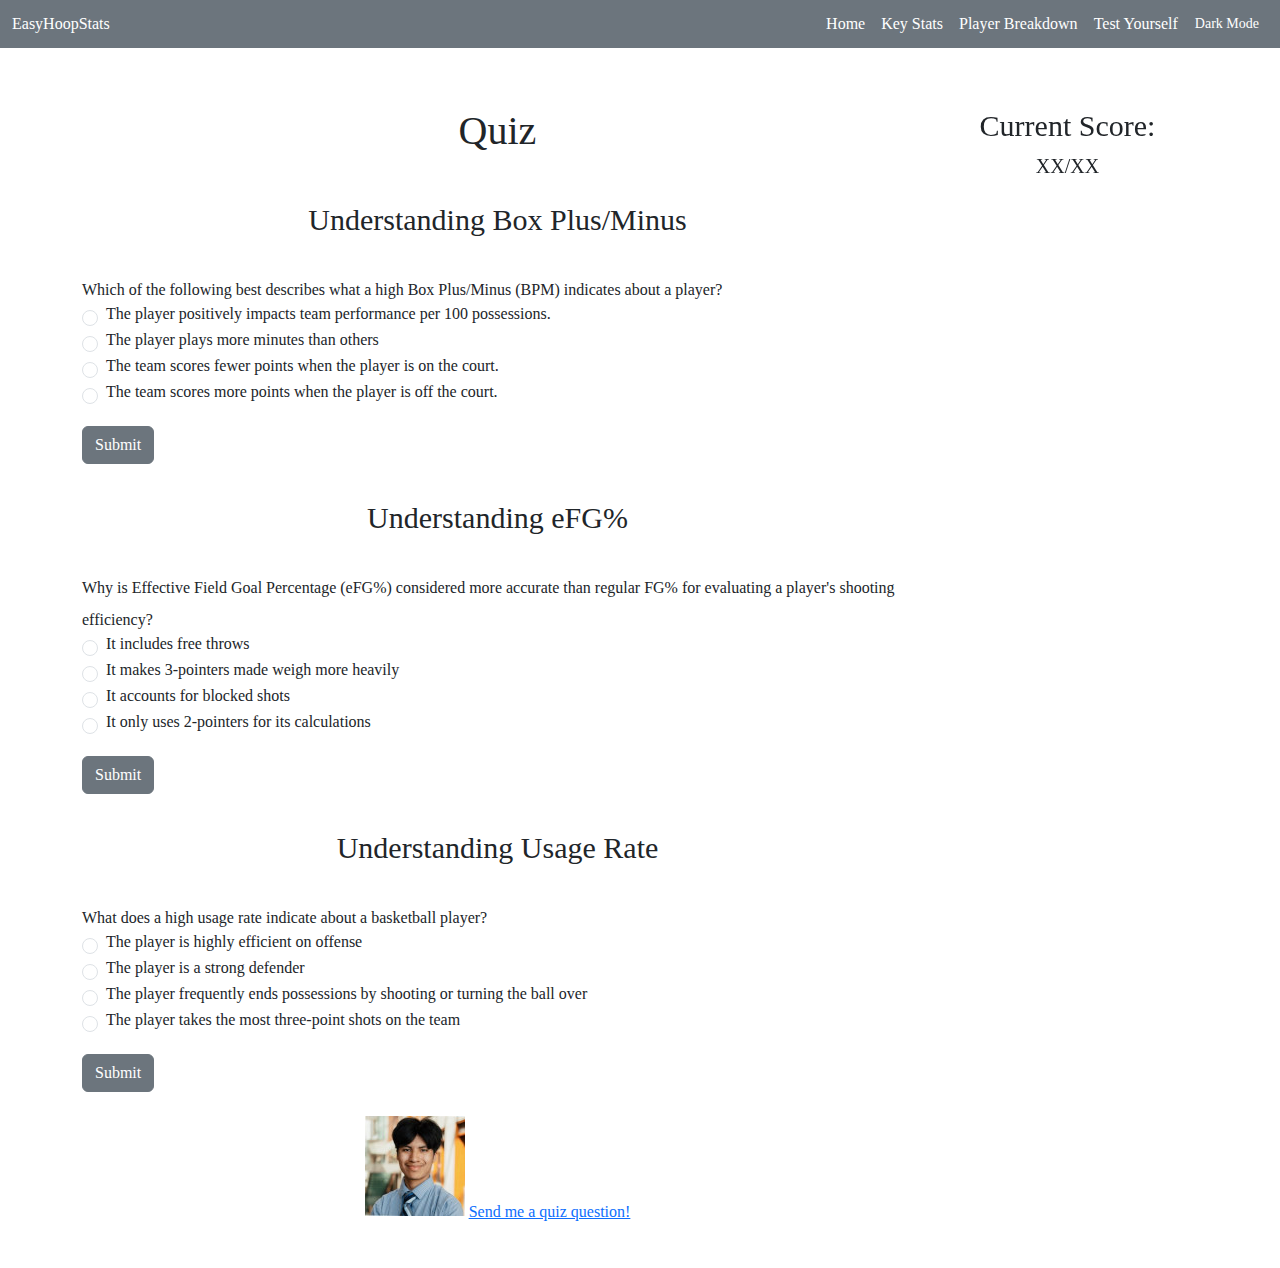
<file: webpages/test_yourself.html>
<!DOCTYPE html>
<html lang="en">
  <head>
    <meta charset="utf-8">
    <title>Test Yourself</title>
    <meta name="viewport" content="width=device-width, initial-scale=1">
      <link href="https://cdn.jsdelivr.net/npm/bootstrap@5.3.3/dist/css/bootstrap.min.css" rel="stylesheet">
  <script src="https://cdn.jsdelivr.net/npm/bootstrap@5.3.3/dist/js/bootstrap.bundle.min.js"></script>
    <link rel="stylesheet" href="/assets/css/main.css">
  </head>
  <body>

    <!-- New Navigation Bar (Bootstrap Version)-->
    <nav class="navbar navbar-expand-sm bg-secondary navbar-dark" aria-label="Main Navigation" role="navigation">
      <div class="container-fluid">
          <span class="text-white">EasyHoopStats</span>

          <!-- Hamburger icon -->
          <button class="navbar-toggler" type="button" data-bs-toggle="collapse" data-bs-target="#collapsibleNavbar" aria-label="Toggle navigation">
            <span class="navbar-toggler-icon"></span>
          </button>

          <div class="collapse navbar-collapse" id="collapsibleNavbar">
            <ul class="navbar-nav ms-auto"> <!-- ms-auto to push items to right-->
              <li class="nav-item"> <a class="nav-link text-white" href="index.html">Home</a></li>
              <li class="nav-item"> <a class="nav-link active" href="key_stats.html"> Key Stats</a></li>
              <li class="nav-item"> <a class="nav-link text-white" href="player_breakdown.html"> Player Breakdown</a></li>
              <li class="nav-item"> <a class="nav-link text-white" href="test_yourself.html" aria-current="page"> Test Yourself</a></li>
              <li class="nav-item"> <button id="toggle_dark" type="button" class="btn btn-sm text-white" onclick="dark_mode()"> Dark Mode</button> </li>
            </ul>
          </div>
        </div>
        </nav>



      

      <main class="container my-5">
        <div class = "row">

          <!-- Left Column (Questions) -->
          <div class="col-md-9">
            <h1>Quiz</h1>


            <section id="question_A">
            <form>
              <fieldset>
                <legend class="my-4 text-center"> <h2>Understanding Box Plus/Minus</h2></legend>
                <p class="lh-lg">Which of the following best describes what a high Box Plus/Minus (BPM) indicates about a player?

                </p>
              <div class="form-check">

                <!--Correct Answer-->
                <input class="form-check-input" type="radio" name="question_A" id="answer_A1" value="1"> 
                <label class="form-check-label" for="answer_A1">The player positively impacts team performance per 100 possessions.</label>
              </div>
              <div class="form-check">
                <input class="form-check-input" type="radio" name="question_A" id="answer_A2" value="2">
                <label class="form-check-label" for="answer_A2">The player plays more minutes than others</label>
              </div>
              <div class="form-check">
                <input class="form-check-input" type="radio" name="question_A" id="answer_A3" value="3">
                <label class="form-check-label" for="answer_A3">The team scores fewer points when the player is on the court.</label>
              </div>
              <div class="form-check">
                <input class="form-check-input" type="radio" name="question_A" id="answer_A4" value="4">
                <label class="form-check-label" for="answer_A4">The team scores more points when the player is off the court.</label>
              </div>
              </fieldset>
              <button type="button" class="btn btn-secondary mt-3 text-center" onclick="question_a()">Submit</button>
            </form>
            </section>


            <section id="question_B">
            <form>
              <fieldset>
                <legend class="my-4 text-center"> <h2>Understanding eFG%</h2></legend>
                <p class="lh-lg"> Why is Effective Field Goal Percentage (eFG%) considered more accurate than regular FG% for evaluating a player's shooting efficiency?

                </p>

              <div class="form-check">
                <input class="form-check-input" type="radio" name="question_B" id="answer_B1" value="1">
                <label class="form-check-label" for="answer_B1">It includes free throws</label>
              </div>
              <div class="form-check">

                <!--Correct Answer-->
                <input class="form-check-input" type="radio" name="question_B" id="answer_B2" value="2"> 
                <label class="form-check-label" for="answer_B2">It makes 3-pointers made weigh more heavily</label>
              </div>
              <div class="form-check">
                <input class="form-check-input" type="radio" name="question_B" id="answer_B3" value="3">
                <label class="form-check-label" for="answer_B3">It accounts for blocked shots</label>
              </div>
              <div class="form-check">
                <input class="form-check-input" type="radio" name="question_B" id="answer_B4" value="4">
                <label class="form-check-label" for="answer_B4">It only uses 2-pointers for its calculations</label>
              </div>
              </fieldset>
              <button type="button" class="btn btn-secondary mt-3 text-center" onclick="question_b()">Submit</button>
            </form>
            </section>


            <section id="question_C">
            <form>
              <fieldset>
                <legend class="my-4 text-center"> <h2>Understanding Usage Rate</h2></legend>
                <p class="lh-lg">What does a high usage rate indicate about a basketball player?</p>
              <div class="form-check">
                
                <input class="form-check-input" type="radio" name="question_C" id="answer_C1" value="1">
                <label class="form-check-label" for="answer_C1">The player is highly efficient on offense</label>
              </div>
              <div class="form-check">
                <input class="form-check-input" type="radio" name="question_C" id="answer_C2" value="2">
                <label class="form-check-label" for="answer_C2">The player is a strong defender</label>
              </div>
              <div class="form-check">

                <!--Correct Answer-->
                <input class="form-check-input" type="radio" name="question_C" id="answer_C3" value="3">
                <label class="form-check-label" for="answer_C3">The player frequently ends possessions by shooting or turning the ball over</label>
              </div>
              <div class="form-check">
                <input class="form-check-input" type="radio" name="question_C" id="answer_C4" value="4">
                <label class="form-check-label" for="answer_C4">The player takes the most three-point shots on the team</label>
              </div>
              </fieldset>
                <button type="button" class="btn btn-secondary mt-3 text-center" onclick="question_c()">Submit</button>
            </form>

            
            <div class="text-center mt-4">
              <img src="/assets/images/my_profile.jpeg" class="image-fluid" alt="Bruce Garcia-Morales, the owner of the website.">
              <a href="mailto:brucegarciamorales@u.northwestern.edu" class="align-middle links">Send me a quiz question!</a>
            </div>
            </section>
            



          </div> <!-- End of Left Column -->


          <!-- Right Column (Current Score) -->
          <aside class="col-md-3">
            <div class="sticky-top">
              <h2>Current Score:</h2>
              <p class="text-center fs-5">XX/XX </p>
            </div>
          </aside>
        </div>
      </main>
  <script src="/assets/js/main.js"></script>
  </body>
</html>
</file>
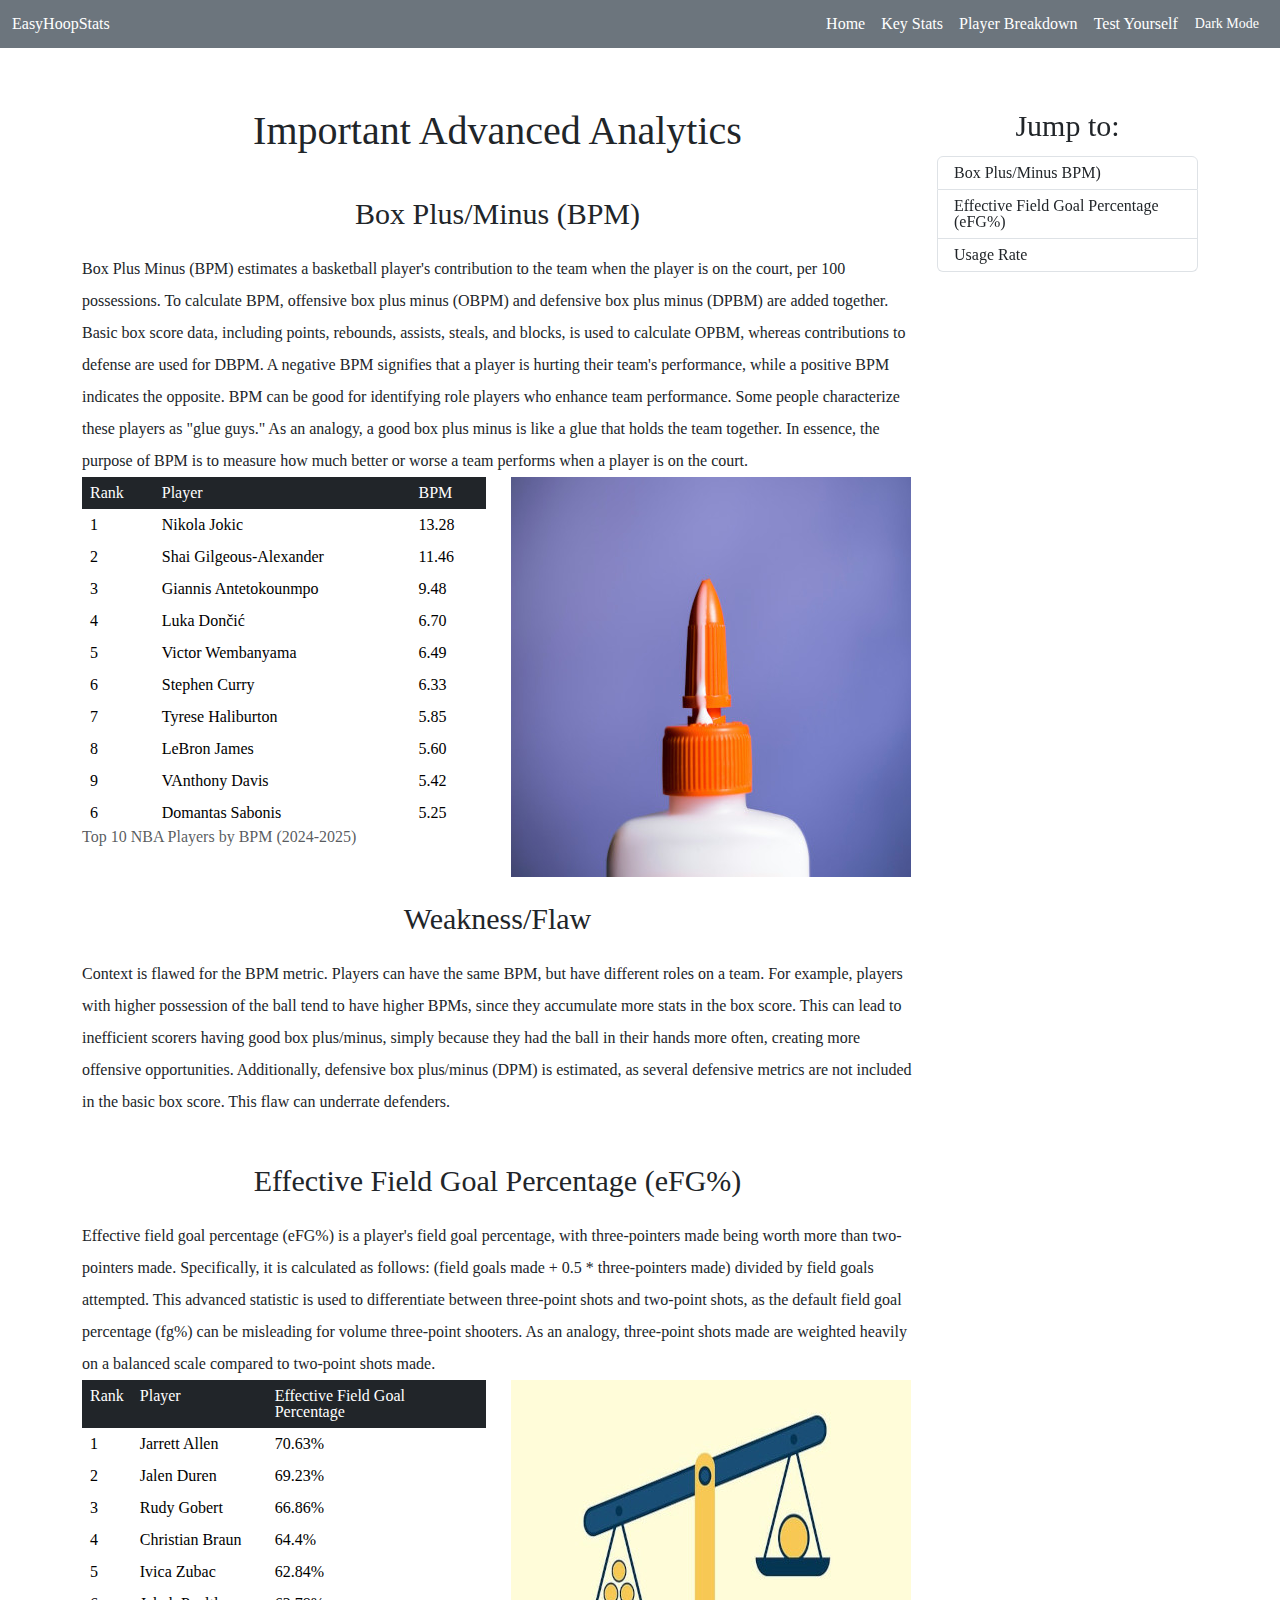
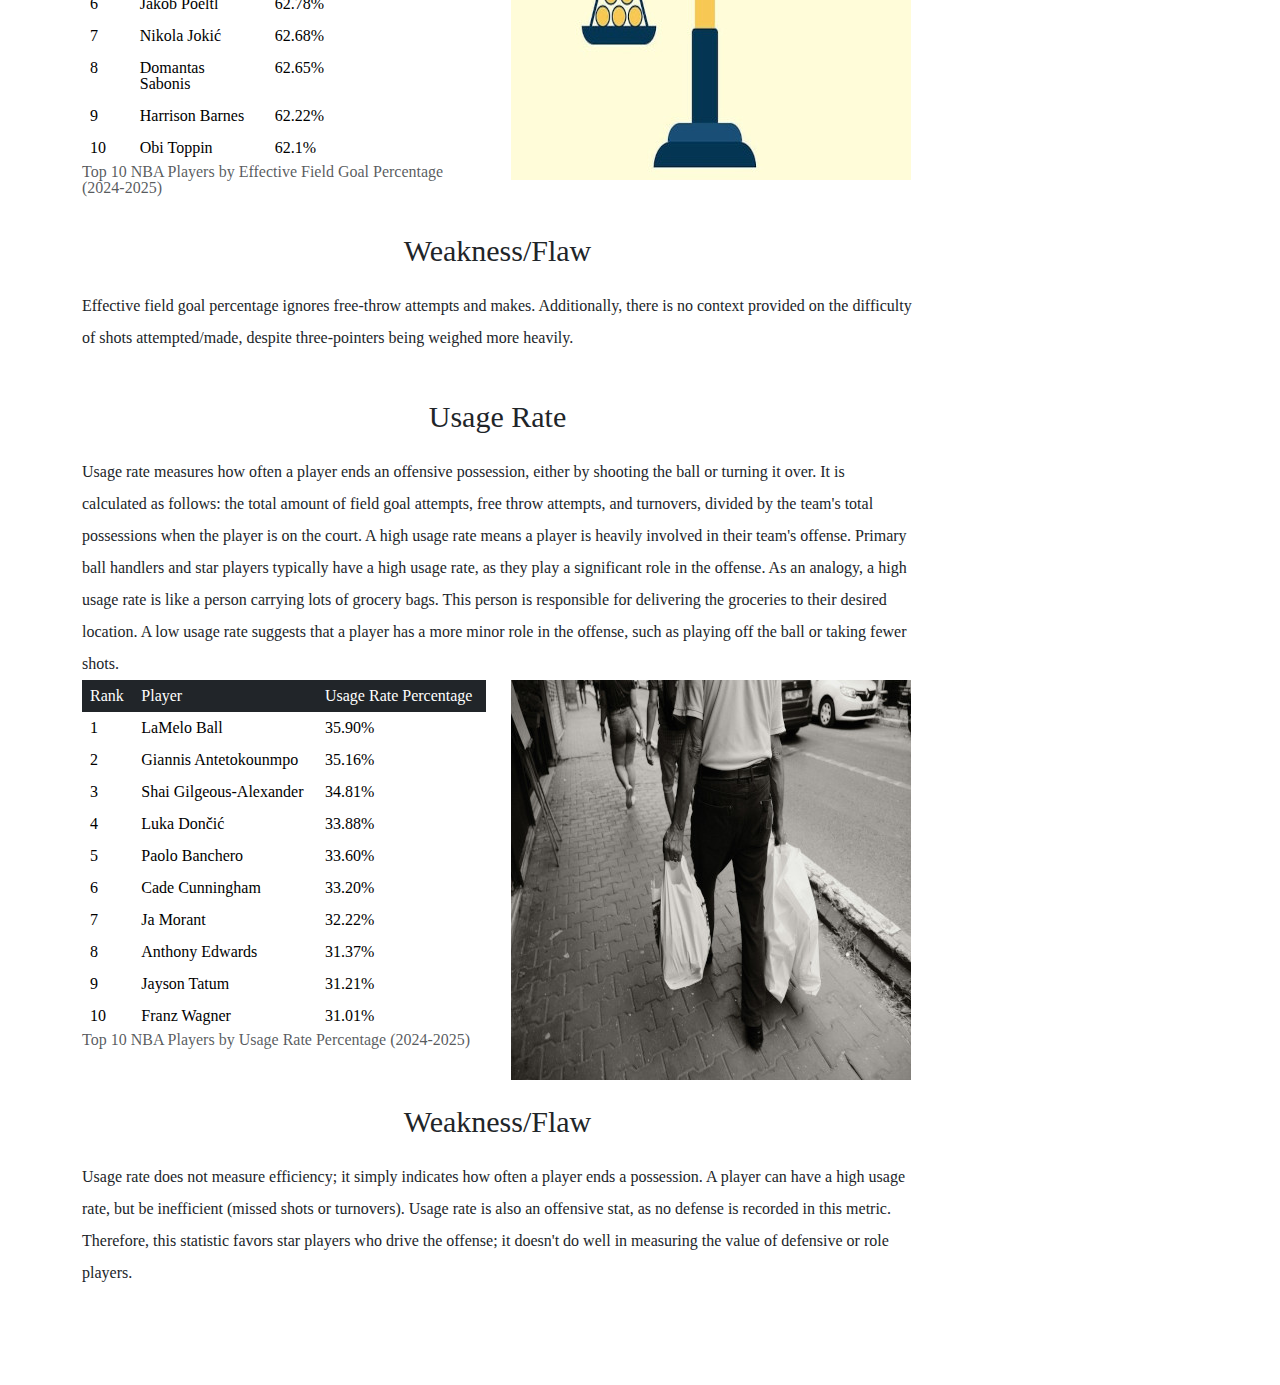
<file: Unit4_Lab_Bruce_Garcia_Morales/webpages/key_stats.html>
<!DOCTYPE html>
<html lang="en">
  <head>
    <meta charset="utf-8">
    <title>Key Stats</title>
    <meta name="viewport" content="width=device-width, initial-scale=1">
      <link href="https://cdn.jsdelivr.net/npm/bootstrap@5.3.3/dist/css/bootstrap.min.css" rel="stylesheet">
  <script src="https://cdn.jsdelivr.net/npm/bootstrap@5.3.3/dist/js/bootstrap.bundle.min.js"></script>
    <link rel="stylesheet" href="../assets/css/main.css">
  </head>
  <body>

    <!-- New Navigation Bar (Bootstrap Version)-->
    <nav class="navbar navbar-expand-sm bg-secondary navbar-dark"  aria-label="Main Navigation" role="navigation">
      <div class="container-fluid">
          <span class="text-white">EasyHoopStats</span>

          <!-- Hamburger icon -->
          <button class="navbar-toggler" type="button" data-bs-toggle="collapse" data-bs-target="#collapsibleNavbar" aria-label="Toggle navigation">
            <span class="navbar-toggler-icon"></span>
          </button>

          <div class="collapse navbar-collapse" id="collapsibleNavbar">
            <ul class="navbar-nav ms-auto"> <!-- ms-auto to push items to right-->
              <li class="nav-item"> <a class="nav-link text-white" href="index.html">Home</a></li>
              <li class="nav-item"> <a class="nav-link active" href="key_stats.html" aria-current="page"> Key Stats</a></li>
              <li class="nav-item"> <a class="nav-link text-white" href="player_breakdown.html"> Player Breakdown</a></li>
              <li class="nav-item"> <a class="nav-link text-white" href="test_yourself.html"> Test Yourself</a></li>
              <li class="nav-item"> <button id="toggle_dark" type="button" class="btn btn-sm text-white" onclick="dark_mode()"> Dark Mode</button> </li>
            </ul>
          </div>
        </div>
        </nav>

    <main class="container my-5">

      <div class = "row">

        <!-- Left Column (Statistics) -->
        <div class="col-md-9">
          <h1> Important Advanced Analytics</h1>

          <section id="bpm" class="my-5">
            <h2 class="my-4">Box Plus/Minus (BPM)</h2>
            <p class="lh-lg">
             Box Plus Minus (BPM) estimates a basketball player's contribution to the team when the player is on the court, per 100 possessions. To calculate BPM, offensive box plus minus (OBPM) and defensive box plus minus (DPBM) are added together. Basic box score data, including points, rebounds, assists, steals, and blocks, is used to calculate OPBM, whereas contributions to defense are used for DBPM. A negative BPM signifies that a player is hurting their team's performance, while a positive BPM indicates the opposite. BPM can be good for identifying role players who enhance team performance. Some people characterize these players as "glue guys." As an analogy, a good box plus minus is like a glue that holds the team together. In essence, the purpose of BPM is to measure how much better or worse a team performs when a player is on the court. 
           </p>


            
            <div class="row">
              <div class="col-md-6">
                <table class="table">
                  <caption>Top 10 NBA Players by BPM (2024-2025)</caption>
                  <thead class="table-dark">
                    <tr>
                      <th scope="col">Rank</th>
                      <th scope="col">Player</th>
                      <th scope="col">BPM</th>
                    </tr>
                  </thead>
                  <tbody>
                    <tr>
                      <th scope="row">1</th>
                      <td>Nikola Jokic</td>
                      <td>13.28</td>
                    </tr>
                    <tr>
                      <th scope="row">2</th>
                      <td>Shai Gilgeous-Alexander</td>
                      <td>11.46</td>
                    </tr>
                    <tr>
                      <th scope="row">3</th>
                      <td>Giannis Antetokounmpo</td>
                      <td>9.48</td>
                    </tr>
                    <tr>
                      <th scope="row">4</th>
                      <td>Luka Dončić</td>
                      <td>6.70</td>
                    </tr>
                    <tr>
                      <th scope="row">5</th>
                      <td>Victor Wembanyama</td>
                      <td>6.49</td>
                    </tr>
                    <tr>
                      <th scope="row">6</th>
                      <td>Stephen Curry</td>
                      <td>6.33</td>
                                          <tr>
                      <th scope="row">7</th>
                      <td>Tyrese Haliburton</td>
                      <td>5.85</td>
                    </tr>
                    <tr>
                      <th scope="row">8</th>
                      <td>LeBron James</td>
                      <td>5.60</td>
                    </tr>
                    <tr>
                      <th scope="row">9</th>
                      <td>VAnthony Davis</td>
                      <td>5.42</td>
                    </tr>
                    <tr>
                      <th scope="row">6</th>
                      <td>Domantas Sabonis</td>
                      <td>5.25</td>
                    </tr>
                  </tbody>
                </table>
              </div>

              <div class="col-md-6 text-center">
                <img src="../assets/images/glue_guy_optimized.jpg" alt="Glue bottle with an orange cap.">
              </div>
            </div>


            <h3 class="my-4">Weakness/Flaw</h3>
            <p class="lh-lg">
             Context is flawed for the BPM metric. Players can have the same BPM, but have different roles on a team. For example, players with higher possession of the ball tend to have higher BPMs, since they accumulate more stats in the box score. This can lead to inefficient scorers having good box plus/minus, simply because they had the ball in their hands more often, creating more offensive opportunities. Additionally, defensive box plus/minus (DPM) is estimated, as several defensive metrics are not included in the basic box score. This flaw can underrate defenders. 
            </p>
          </section>

          <section id="efg" class="my-5">
            <h2 class="my-4">Effective Field Goal Percentage (eFG%)</h2>
            <p class="lh-lg"> 
              Effective field goal percentage (eFG%) is a player's field goal percentage, with three-pointers made being worth more than two-pointers made. Specifically, it is calculated as follows: (field goals made +  0.5 * three-pointers made) divided by field goals attempted. This advanced statistic is used to differentiate between three-point shots and two-point shots, as the default field goal percentage (fg%) can be misleading for volume three-point shooters. As an analogy, three-point shots made are weighted heavily on a balanced scale compared to two-point shots made.

            </p>

            <div class="row">
              <div class="col-md-6">
                <table class="table">
                  <caption>Top 10 NBA Players by Effective Field Goal Percentage (2024-2025)</caption>
                  <thead class="table-dark">
                    <tr>
                      <th scope="col">Rank</th>
                      <th scope="col">Player</th>
                      <th scope="col">Effective Field Goal Percentage</th>
                    </tr>
                  </thead>
                  <tbody>
                    <tr>
                      <th scope="row">1</th>
                      <td>Jarrett Allen</td>
                      <td>70.63%</td>
                    </tr>
                    <tr>
                      <th scope="row">2</th>
                      <td>Jalen Duren</td>
                      <td>69.23%</td>
                    </tr>
                    <tr>
                      <th scope="row">3</th>
                      <td>Rudy Gobert</td>
                      <td>66.86%</td>
                    </tr>
                    <tr>
                      <th scope="row">4</th>
                      <td>Christian Braun</td>
                      <td>64.4%</td>
                    </tr>
                    <tr>
                      <th scope="row">5</th>
                      <td>Ivica Zubac</td>
                      <td>62.84%</td>
                    </tr>
                    <tr>
                      <th scope="row">6</th>
                      <td>Jakob Poeltl</td>
                      <td>62.78%</td>
                    </tr>
                    <tr>
                      <th scope="row">7</th>
                      <td>Nikola Jokić</td>
                      <td>62.68%</td>
                    </tr>
                    <tr>
                      <th scope="row">8</th>
                      <td>Domantas Sabonis</td>
                      <td>62.65%</td>
                    </tr>
                    <tr>
                      <th scope="row">9</th>
                      <td>Harrison Barnes</td>
                      <td>62.22%</td>
                    </tr>
                    <tr>
                      <th scope="row">10</th>
                      <td>Obi Toppin</td>
                      <td>62.1%</td>
                    </tr>
                  </tbody>
                </table>
              </div>
              <div class="col-md-6 text-center">
                <img src="../assets/images/my_balance_scale.jpg" alt="Drawing of unbalanced scale, with 6 yellow circles to the left, and one yellow circle to the right.">
              </div>
            </div>

            <h3 class="my-4">Weakness/Flaw</h3>
            <p class="lh-lg"> 
              Effective field goal percentage ignores free-throw attempts and makes. Additionally, there is no context provided on the difficulty of shots attempted/made, despite three-pointers being weighed more heavily. 


            </p>
          </section>

          <section id="usage" class="my-5">
            <h2 class="my-4">Usage Rate</h2>
            <p class="lh-lg"> 
              Usage rate measures how often a player ends an offensive possession, either by shooting the ball or turning it over. It is calculated as follows: the total amount of field goal attempts, free throw attempts, and turnovers, divided by the team's total possessions when the player is on the court. A high usage rate means a player is heavily involved in their team's offense. Primary ball handlers and star players typically have a high usage rate, as they play a significant role in the offense. As an analogy, a high usage rate is like a person carrying lots of grocery bags. This person is responsible for delivering the groceries to their desired location. A low usage rate suggests that a player has a more minor role in the offense, such as playing off the ball or taking fewer shots.

             </p>

            <div class="row">
              <div class="col-md-6">
                <table class="table">
                  <caption>Top 10 NBA Players by Usage Rate Percentage (2024-2025)</caption>
                  <thead class="table-dark">
                    <tr>
                      <th scope="col">Rank</th>
                      <th scope="col">Player</th>
                      <th scope="col">Usage Rate Percentage</th>
                    </tr>
                  </thead>
                  <tbody>
                    <tr>
                      <th scope="row">1</th>
                      <td>LaMelo Ball</td>
                      <td>35.90%</td>
                    </tr>
                    <tr>
                      <th scope="row">2</th>
                      <td>Giannis Antetokounmpo</td>
                      <td>35.16%</td>
                    </tr>
                    <tr>
                      <th scope="row">3</th>
                      <td>Shai Gilgeous-Alexander</td>
                      <td>34.81%</td>
                    </tr>
                    <tr>
                      <th scope="row">4</th>
                      <td>Luka Dončić</td>
                      <td>33.88%</td>
                    </tr>
                    <tr>
                      <th scope="row">5</th>
                      <td>Paolo Banchero</td>
                      <td>33.60%</td>
                    </tr>
                    <tr>
                      <th scope="row">6</th>
                      <td>Cade Cunningham</td>
                      <td>33.20%</td>
                    </tr>
                    <tr>
                      <th scope="row">7</th>
                      <td>Ja Morant</td>
                      <td>32.22%</td>
                    </tr>
                    <tr>
                      <th scope="row">8</th>
                      <td>Anthony Edwards</td>
                      <td>31.37%</td>
                    </tr>
                    <tr>
                      <th scope="row">9</th>
                      <td>Jayson Tatum</td>
                      <td>31.21%</td>
                    </tr>
                    <tr>
                      <th scope="row">10</th>
                      <td>Franz Wagner</td>
                      <td>31.01%</td>
                    </tr>
                  </tbody>
                </table>
              </div>
              <div class="col-md-6 text-center">
                <img src="../assets/images/my_items.jpg" alt="Person carrying a plastic bag of items in each hand">
              </div>
            </div>

            <h3 class="my-4">Weakness/Flaw</h3>
            <p class="lh-lg"> 
              Usage rate does not measure efficiency; it simply indicates how often a player ends a possession. A player can have a high usage rate, but be inefficient (missed shots or turnovers). Usage rate is also an offensive stat, as no defense is recorded in this metric. Therefore, this statistic favors star players who drive the offense; it doesn't do well in measuring the value of defensive or role players.

            </p>
          </section>




        </div> <!-- End of Left Column -->


        <!-- Right Column (Jump Link Navigation) -->
         <aside class="col-md-3">
          <div class="sticky-top">
            <h2>Jump to:</h2> 
            <div class="list-group">
              <a href="#bpm" class="list-group-item list-group-item-action">Box Plus/Minus BPM)</a>
              <a href="#efg" class="list-group-item list-group-item-action">Effective Field Goal Percentage (eFG%)</a>
              <a href="#usage" class="list-group-item list-group-item-action">Usage Rate</a>
            </div>
          </div>
         </aside>

       </div>
     </main>



  <script  src="../assets/js/main.js"></script>
  </body>
</html>
</file>
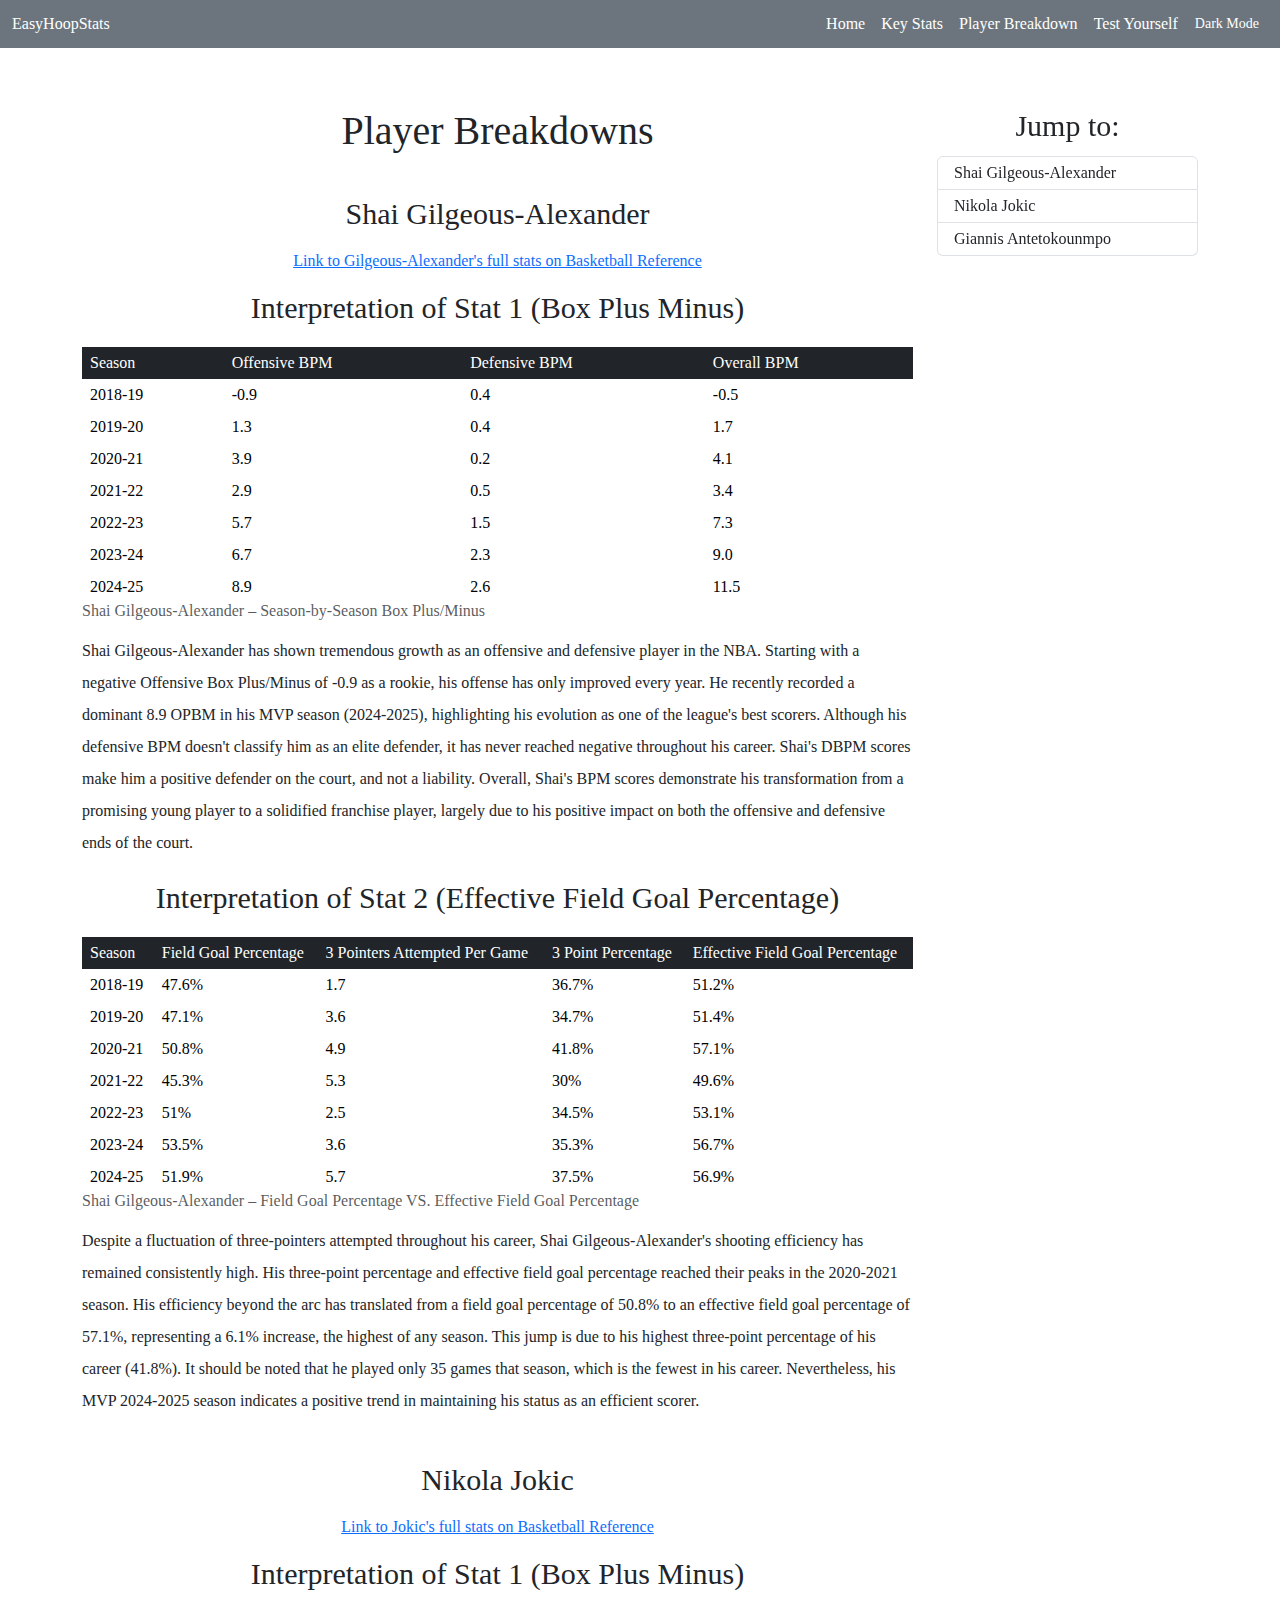
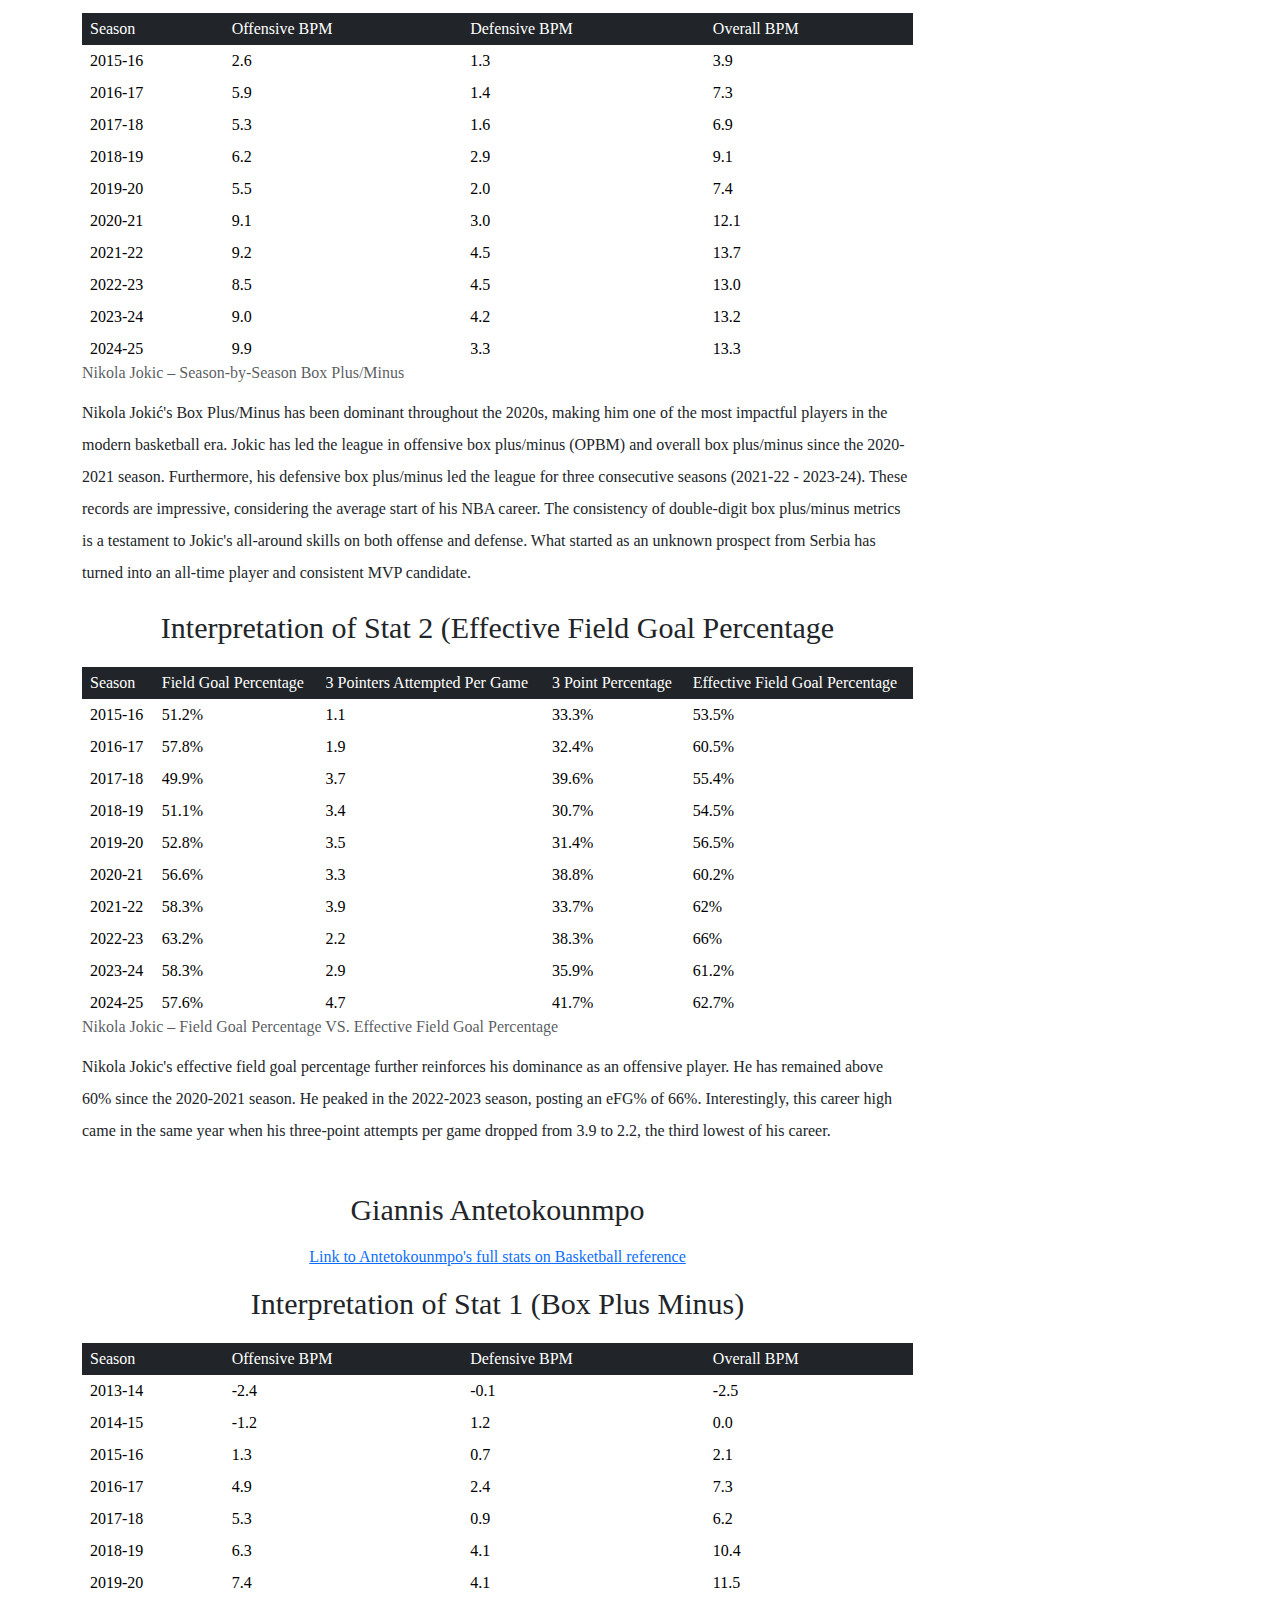
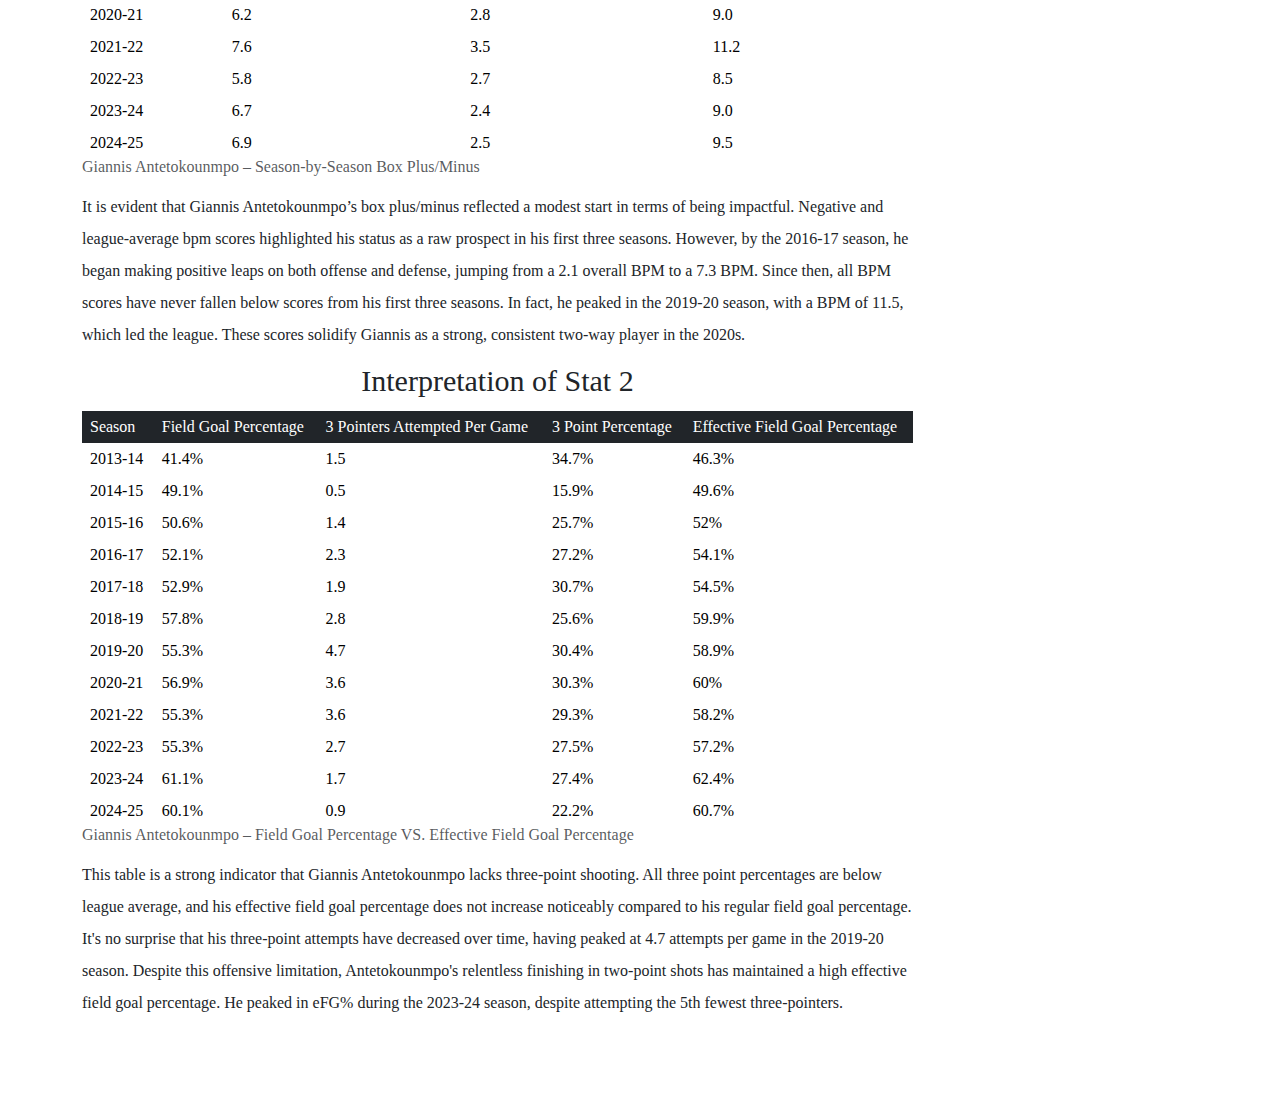
<file: Unit4_Lab_Bruce_Garcia_Morales/webpages/player_breakdown.html>
<!DOCTYPE html>
<html lang="en">
  <head>
    <meta charset="utf-8">
    <title>Player Breakdown</title>
    <meta name="viewport" content="width=device-width, initial-scale=1">
      <link href="https://cdn.jsdelivr.net/npm/bootstrap@5.3.3/dist/css/bootstrap.min.css" rel="stylesheet">
  <script src="https://cdn.jsdelivr.net/npm/bootstrap@5.3.3/dist/js/bootstrap.bundle.min.js"></script>
    <link rel="stylesheet" href="../assets/css/main.css">
  </head>
  <body>

    <!-- New Navigation Bar (Bootstrap Version)-->
    <nav class="navbar navbar-expand-sm bg-secondary navbar-dark" aria-label="Main Navigation" role="navigation">
      <div class="container-fluid">
          <span class="text-white">EasyHoopStats</span>

          <!-- Hamburger icon -->
          <button class="navbar-toggler" type="button" data-bs-toggle="collapse" data-bs-target="#collapsibleNavbar" aria-label="Toggle navigation">
            <span class="navbar-toggler-icon"></span>
          </button>

          <div class="collapse navbar-collapse" id="collapsibleNavbar">
            <ul class="navbar-nav ms-auto"> <!-- ms-auto to push items to right-->
              <li class="nav-item"> <a class="nav-link text-white" href="index.html">Home</a></li>
              <li class="nav-item"> <a class="nav-link active" href="key_stats.html"> Key Stats</a></li>
              <li class="nav-item"> <a class="nav-link text-white" href="player_breakdown.html" aria-current="page"> Player Breakdown</a></li>
              <li class="nav-item"> <a class="nav-link text-white" href="test_yourself.html"> Test Yourself</a></li>
              <li class="nav-item"> <button id="toggle_dark" type="button" class="btn btn-sm text-white" onclick="dark_mode()"> Dark Mode</button> </li>
            </ul>
          </div>
        </div>
        </nav>

         <main class="container my-5">
          <div class = "row">

            <!-- Left Column (Player) -->
            <div class="col-md-9">
              <h1> Player Breakdowns </h1>


              <article id="shai" class="my-5">
              <h2 class="my-4">Shai Gilgeous-Alexander</h2>
              <p class="external_link"><a href="https://www.basketball-reference.com/players/g/gilgesh01.html" class="links">Link to Gilgeous-Alexander's full stats on Basketball Reference</a></p>


              <h3 class="my-4">Interpretation of Stat 1 (Box Plus Minus)</h3>
              <table class="table" role="table">
                <caption>Shai Gilgeous-Alexander – Season-by-Season Box Plus/Minus</caption>
                <thead class="table-dark">
                  <tr>
                    <th scope="col">Season</th>
                    <th scope="col">Offensive BPM</th>
                    <th scope="col">Defensive BPM</th>
                    <th scope="col">Overall BPM</th>
                  </tr>
                </thead>
                <tbody>
                  <tr>
                    <th scope="row">2018-19</th>
                    <td>-0.9</td>
                    <td>0.4</td>
                    <td>-0.5</td>
                  </tr>
                  <tr>
                    <th scope="row">2019-20</th>
                    <td>1.3</td>
                    <td>0.4</td>
                    <td>1.7</td>
                  </tr>
                  <tr>
                    <th scope="row">2020-21</th>
                    <td>3.9</td>
                    <td>0.2</td>
                    <td>4.1</td>
                  </tr>
                  <tr>
                    <th scope="row">2021-22</th>
                    <td>2.9</td>
                    <td>0.5</td>
                    <td>3.4</td>
                  </tr>
                  <tr>
                    <th scope="row">2022-23</th>
                    <td>5.7</td>
                    <td>1.5</td>
                    <td>7.3</td>
                  </tr>
                  <tr>
                    <th scope="row">2023-24</th>
                    <td>6.7</td>
                    <td>2.3</td>
                    <td>9.0</td>
                  </tr>
                  <tr>
                    <th scope="row">2024-25</th>
                    <td>8.9</td>
                    <td>2.6</td>
                    <td>11.5</td>
                  </tr>
                </tbody>
              </table>

              <p class="lh-lg">

                Shai Gilgeous-Alexander has shown tremendous growth as an offensive and defensive player in the NBA. Starting with a negative Offensive Box Plus/Minus of -0.9 as a rookie, his offense has only improved every year. He recently recorded a dominant 8.9 OPBM in his MVP season (2024-2025), highlighting his evolution as one of the league's best scorers. Although his defensive BPM doesn't classify him as an elite defender, it has never reached negative throughout his career. Shai's DBPM scores make him a positive defender on the court, and not a liability. Overall, Shai's BPM scores demonstrate his transformation from a promising young player to a solidified franchise player, largely due to his positive impact on both the offensive and defensive ends of the court.
              </p>


              <h3 class="my-4">Interpretation of Stat 2 (Effective Field Goal Percentage)</h3>
              <table class="table" role="table">
                <caption>Shai Gilgeous-Alexander – Field Goal Percentage VS. Effective Field Goal Percentage</caption>
                <thead class="table-dark">
                  <tr>
                    <th scope="col">Season</th>
                    <th scope="col">Field Goal Percentage</th>
                    <th scope="col">3 Pointers Attempted Per Game</th>
                    <th scope="col">3 Point Percentage</th>
                    <th scope="col">Effective Field Goal Percentage</th>
                  </tr>
                </thead>
                <tbody>
                  <tr>
                    <th scope="row">2018-19</th>
                    <td>47.6%</td>
                    <td>1.7</td>
                    <td>36.7%</td>
                    <td>51.2%</td>
                  </tr>
                  <tr>
                    <th scope="row">2019-20</th>
                    <td>47.1%</td>
                    <td>3.6</td>
                    <td>34.7%</td>
                    <td>51.4%</td>
                  </tr>
                  <tr>
                    <th scope="row">2020-21</th>
                    <td>50.8%</td>
                    <td>4.9</td>
                    <td>41.8%</td>
                    <td>57.1%</td>
                  </tr>
                  <tr>
                    <th scope="row">2021-22</th>
                    <td>45.3%</td>
                    <td>5.3</td>
                    <td>30%</td>
                    <td>49.6%</td>
                  </tr>
                  <tr>
                    <th scope="row">2022-23</th>
                    <td>51%</td>
                    <td>2.5</td>
                    <td>34.5%</td>
                    <td>53.1%</td>
                  </tr>
                  <tr>
                    <th scope="row">2023-24</th>
                    <td>53.5%</td>
                    <td>3.6</td>
                    <td>35.3%</td>
                    <td>56.7%</td>
                  </tr>
                  <tr>
                    <th scope="row">2024-25</th>
                    <td>51.9%</td>
                    <td>5.7</td>
                    <td>37.5%</td>
                    <td>56.9%</td>
                  </tr>
                </tbody>
              </table>
              <p class="lh-lg"> 

                Despite a fluctuation of three-pointers attempted throughout his career, Shai Gilgeous-Alexander's shooting efficiency has remained consistently high. His three-point percentage and effective field goal percentage reached their peaks in the 2020-2021 season. His efficiency beyond the arc has translated from a field goal percentage of 50.8% to an effective field goal percentage of 57.1%, representing a 6.1% increase, the highest of any season. This jump is due to his highest three-point percentage of his career (41.8%). It should be noted that he played only 35 games that season, which is the fewest in his career. Nevertheless, his MVP 2024-2025 season indicates a positive trend in maintaining his status as an efficient scorer.


              </p>
            </article>


              <article id="jokic" class="my-5">
              <h2 class="my-4">Nikola Jokic</h2>
              <p class="external_link"><a href="https://www.basketball-reference.com/players/j/jokicni01/gamelog/2025//" class="links">Link to Jokic's full stats on Basketball Reference</a></p>

              <h3 class="my-4">Interpretation of Stat 1 (Box Plus Minus)</h3>
              <table class="table" role="table">
                <caption>Nikola Jokic – Season-by-Season Box Plus/Minus</caption>
                <thead class="table-dark">
                  <tr>
                    <th scope="col">Season</th>
                    <th scope="col">Offensive BPM</th>
                    <th scope="col">Defensive BPM</th>
                    <th scope="col">Overall BPM</th>
                  </tr>
                </thead>
                <tbody>
                   <tr>
                    <td>2015-16</td>
                    <td>2.6</td>
                    <td>1.3</td>
                    <td>3.9</td>
                  </tr>
                   <tr>
                    <td>2016-17</td>
                    <td>5.9</td>
                    <td>1.4</td>
                    <td>7.3</td>
                  </tr>
                   <tr>
                    <td>2017-18</td>
                    <td>5.3</td>
                    <td>1.6</td>
                    <td>6.9</td>
                  </tr>
                   <tr>
                    <td>2018-19</td>
                    <td>6.2</td>
                    <td>2.9</td>
                    <td>9.1</td>
                  </tr>
                   <tr>
                    <td>2019-20</td>
                    <td>5.5</td>
                    <td>2.0</td>
                    <td>7.4</td>
                  </tr>
                   <tr>
                    <td>2020-21</td>
                    <td>9.1</td>
                    <td>3.0</td>
                    <td>12.1</td>
                  </tr>
                   <tr>
                    <td>2021-22</td>
                    <td>9.2</td>
                    <td>4.5</td>
                    <td>13.7</td>
                  </tr>
                   <tr>
                    <td>2022-23</td>
                    <td>8.5</td>
                    <td>4.5</td>
                    <td>13.0</td>
                  </tr>
                   <tr>
                    <td>2023-24</td>
                    <td>9.0</td>
                    <td>4.2</td>
                    <td>13.2</td>
                  </tr>
                   <tr>
                    <td>2024-25</td>
                    <td>9.9</td>
                    <td>3.3</td>
                    <td>13.3</td>
                  </tr>

                </tbody>
              </table>
              <p class="lh-lg"> 

                Nikola Jokić's Box Plus/Minus has been dominant throughout the 2020s, making him one of the most impactful players in the modern basketball era. Jokic has led the league in offensive box plus/minus (OPBM) and overall box plus/minus since the 2020-2021 season. Furthermore, his defensive box plus/minus led the league for three consecutive seasons (2021-22 - 2023-24). These records are impressive, considering the average start of his NBA career. The consistency of double-digit box plus/minus metrics is a testament to Jokic's all-around skills on both offense and defense. What started as an unknown prospect from Serbia has turned into an all-time player and consistent MVP candidate.

              </p> 

              <h3 class="my-4">Interpretation of Stat 2 (Effective Field Goal Percentage</h3>

              <table class="table" role="table">
                <caption>Nikola Jokic – Field Goal Percentage VS. Effective Field Goal Percentage</caption>
                <thead class="table-dark">
                  <tr>
                    <th scope="col">Season</th>
                    <th scope="col">Field Goal Percentage</th>
                    <th scope="col">3 Pointers Attempted Per Game</th>
                    <th scope="col">3 Point Percentage</th>
                    <th scope="col">Effective Field Goal Percentage</th>
                  </tr>
                </thead>
                <tbody>
                   <tr>
                    <td>2015-16</td>
                    <td>51.2%</td>
                    <td>1.1</td>
                    <td>33.3%</td>
                    <td>53.5%</td>
                  </tr>
                   <tr>
                    <td>2016-17</td>
                    <td>57.8%</td>
                    <td>1.9</td>
                    <td>32.4%</td>
                    <td>60.5%</td>
                  </tr>
                   <tr>
                    <td>2017-18</td>
                    <td>49.9%</td>
                    <td>3.7</td>
                    <td>39.6%</td>
                    <td>55.4%</td>
                  </tr>
                   <tr>
                    <td>2018-19</td>
                    <td>51.1%</td>
                    <td>3.4</td>
                    <td>30.7%</td>
                    <td>54.5%</td>
                  </tr>
                   <tr>
                    <td>2019-20</td>
                    <td>52.8%</td>
                    <td>3.5</td>
                    <td>31.4%</td>
                    <td>56.5%</td>
                  </tr>
                   <tr>
                    <td>2020-21</td>
                    <td>56.6%</td>
                    <td>3.3</td>
                    <td>38.8%</td>
                    <td>60.2%</td>
                  </tr>
                   <tr>
                    <td>2021-22</td>
                    <td>58.3%</td>
                    <td>3.9</td>
                    <td>33.7%</td>
                    <td>62%</td>
                  </tr>
                   <tr>
                    <td>2022-23</td>
                    <td>63.2%</td>
                    <td>2.2</td>
                    <td>38.3%</td>
                    <td>66%</td>
                  </tr>
                   <tr>
                    <td>2023-24</td>
                    <td>58.3%</td>
                    <td>2.9</td>
                    <td>35.9%</td>
                    <td>61.2%</td>
                  </tr>
                   <tr>
                    <td>2024-25</td>
                    <td>57.6%</td>
                    <td>4.7</td>
                    <td>41.7%</td>
                    <td>62.7%</td>
                  </tr>
                </tbody>
              </table>

              <p class="lh-lg"> 

                Nikola Jokic's effective field goal percentage further reinforces his dominance as an offensive player. He has remained above 60% since the 2020-2021 season. He peaked in the 2022-2023 season, posting an eFG% of 66%. Interestingly, this career high came in the same year when his three-point attempts per game dropped from 3.9 to 2.2, the third lowest of his career. 



              </p> 
            </article>


              <article id="antetokounmpo" class="my-5">
              <h2 class="my-4">Giannis Antetokounmpo</h2>
              <p class="external_link links"><a href="https://www.basketball-reference.com/players/a/antetgi01.html" class="links">Link to Antetokounmpo's full stats on Basketball reference</a></p>

              <h3 class="my-4">Interpretation of Stat 1 (Box Plus Minus)</h3>
              <table class="table" role="table">
                <caption>Giannis Antetokounmpo – Season-by-Season Box Plus/Minus</caption>
                <thead class="table-dark">
                  <tr>
                    <th scope="col">Season</th>
                    <th scope="col">Offensive BPM</th>
                    <th scope="col">Defensive BPM</th>
                    <th scope="col">Overall BPM</th>
                  </tr>
                </thead>
                <tbody>
                  <tr>
                    <td>2013-14</td>
                    <td>-2.4</td>
                    <td>-0.1</td>
                    <td>-2.5</td>
                  </tr>
                  <tr>
                    <td>2014-15</td>
                    <td>-1.2</td>
                    <td>1.2</td>
                    <td>0.0</td>
                  </tr>
                  <tr>
                    <td>2015-16</td>
                    <td>1.3</td>
                    <td>0.7</td>
                    <td>2.1</td>
                  </tr>
                  <tr>
                    <td>2016-17</td>
                    <td>4.9</td>
                    <td>2.4</td>
                    <td>7.3</td>
                  </tr>
                  <tr>
                    <td>2017-18</td>
                    <td>5.3</td>
                    <td>0.9</td>
                    <td>6.2</td>
                  </tr>
                  <tr>
                    <td>2018-19</td>
                    <td>6.3</td>
                    <td>4.1</td>
                    <td>10.4</td>
                  </tr>
                  <tr>
                    <td>2019-20</td>
                    <td>7.4</td>
                    <td>4.1</td>
                    <td>11.5</td>
                  </tr>
                  <tr>
                    <td>2020-21</td>
                    <td>6.2</td>
                    <td>2.8</td>
                    <td>9.0</td>
                  </tr>
                  <tr>
                    <td>2021-22</td>
                    <td>7.6</td>
                    <td>3.5</td>
                    <td>11.2</td>
                  </tr>
                  <tr>
                    <td>2022-23</td>
                    <td>5.8</td>
                    <td>2.7</td>
                    <td>8.5</td>
                  </tr>
                  <tr>
                    <td>2023-24</td>
                    <td>6.7</td>
                    <td>2.4</td>
                    <td>9.0</td>
                  </tr>
                  <tr>
                    <td>2024-25</td>
                    <td>6.9</td>
                    <td>2.5</td>
                    <td>9.5</td>
                  </tr>
                </tbody>
              </table>

              <p class="lh-lg"> 

                It is evident that Giannis Antetokounmpo’s box plus/minus reflected a modest start in terms of being impactful. Negative and league-average bpm scores highlighted his status as a raw prospect in his first three seasons. However, by the 2016-17 season, he began making positive leaps on both offense and defense, jumping from a 2.1 overall BPM to a 7.3 BPM. Since then, all BPM scores have never fallen below scores from his first three seasons. In fact, he peaked in the 2019-20 season, with a BPM of 11.5, which led the league. These scores solidify Giannis as a strong, consistent two-way player in the 2020s.


              </p>

              <h3>Interpretation of Stat 2</h3>
              <table class="table" role="table">
                <caption>Giannis Antetokounmpo – Field Goal Percentage VS. Effective Field Goal Percentage</caption>
                <thead class="table-dark">
                  <tr>
                    <th scope="col">Season</th>
                    <th scope="col">Field Goal Percentage</th>
                    <th scope="col">3 Pointers Attempted Per Game</th>
                    <th scope="col">3 Point Percentage</th>
                    <th scope="col">Effective Field Goal Percentage</th>
                  </tr>
                </thead>
                <tbody>
                  <tr>
                    <tr>
                    <td>2013-14</td>
                    <td>41.4%</td>
                    <td>1.5</td>
                    <td>34.7%</td>
                    <td>46.3%</td>
                  </tr>
                    <td>2014-15</td>
                    <td>49.1%</td>
                    <td>0.5</td>
                    <td>15.9%</td>
                    <td>49.6%</td>
                  </tr>
                   <tr>
                    <td>2015-16</td>
                    <td>50.6%</td>
                    <td>1.4</td>
                    <td>25.7%</td>
                    <td>52%</td>
                  </tr>
                   <tr>
                    <td>2016-17</td>
                    <td>52.1%</td>
                    <td>2.3</td>
                    <td>27.2%</td>
                    <td>54.1%</td>
                  </tr>
                   <tr>
                    <td>2017-18</td>
                    <td>52.9%</td>
                    <td>1.9</td>
                    <td>30.7%</td>
                    <td>54.5%</td>
                  </tr>
                   <tr>
                    <td>2018-19</td>
                    <td>57.8%</td>
                    <td>2.8</td>
                    <td>25.6%</td>
                    <td>59.9%</td>
                  </tr>
                   <tr>
                    <td>2019-20</td>
                    <td>55.3%</td>
                    <td>4.7</td>
                    <td>30.4%</td>
                    <td>58.9%</td>
                  </tr>
                   <tr>
                    <td>2020-21</td>
                    <td>56.9%</td>
                    <td>3.6</td>
                    <td>30.3%</td>
                    <td>60%</td>
                  </tr>
                   <tr>
                    <td>2021-22</td>
                    <td>55.3%</td>
                    <td>3.6</td>
                    <td>29.3%</td>
                    <td>58.2%</td>
                  </tr>
                   <tr>
                    <td>2022-23</td>
                    <td>55.3%</td>
                    <td>2.7</td>
                    <td>27.5%</td>
                    <td>57.2%</td>
                  </tr>
                   <tr>
                    <td>2023-24</td>
                    <td>61.1%</td>
                    <td>1.7</td>
                    <td>27.4%</td>
                    <td>62.4%</td>
                  </tr>
                   <tr>
                    <td>2024-25</td>
                    <td>60.1%</td>
                    <td>0.9</td>
                    <td>22.2%</td>
                    <td>60.7%</td>
                  </tr>
                </tbody>
              </table>
              <p class="lh-lg"> 

                This table is a strong indicator that Giannis Antetokounmpo lacks three-point shooting. All three point percentages are below league average, and his effective field goal percentage does not increase noticeably compared to his regular field goal percentage. It's no surprise that his three-point attempts have decreased over time, having peaked at 4.7 attempts per game in the 2019-20 season. Despite this offensive limitation, Antetokounmpo's relentless finishing in two-point shots has maintained a high effective field goal percentage. He peaked in eFG% during the 2023-24 season, despite attempting the 5th fewest three-pointers. 

              </p>
            </article>
          </div>

          <!-- Right Column (Jump Link) -->
          <aside class="col-md-3">
            <div class="sticky-top">
              <h2>Jump to:</h2>
              <div class="list-group">
                <a href="#shai" class="list-group-item list-group-item-action">Shai Gilgeous-Alexander</a>
                <a href="#jokic" class="list-group-item list-group-item-action">Nikola Jokic</a>
                <a href="#antetokounmpo" class="list-group-item list-group-item-action">Giannis Antetokounmpo</a>
              </div>
            </div>
          </aside>
        </div>
      </main>
  



  <script  src="../assets/js/main.js"></script>
  </body>
</html>
</file>
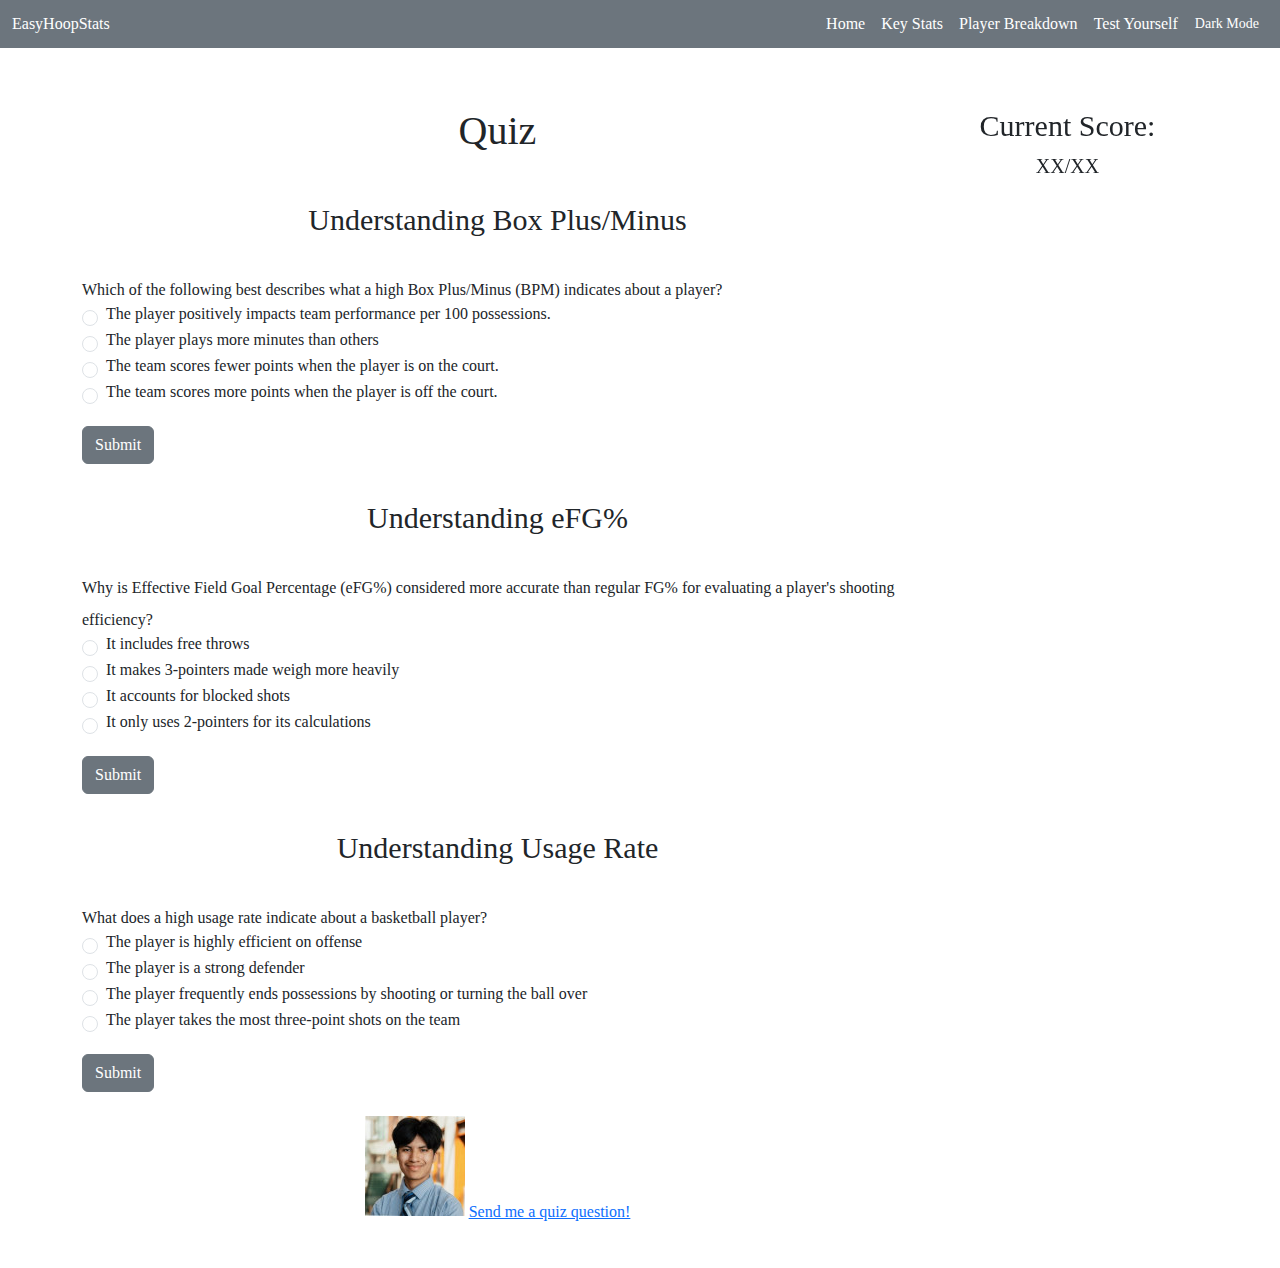
<file: Unit4_Lab_Bruce_Garcia_Morales/webpages/test_yourself.html>
<!DOCTYPE html>
<html lang="en">
  <head>
    <meta charset="utf-8">
    <title>Test Yourself</title>
    <meta name="viewport" content="width=device-width, initial-scale=1">
      <link href="https://cdn.jsdelivr.net/npm/bootstrap@5.3.3/dist/css/bootstrap.min.css" rel="stylesheet">
  <script src="https://cdn.jsdelivr.net/npm/bootstrap@5.3.3/dist/js/bootstrap.bundle.min.js"></script>
    <link rel="stylesheet" href="../assets/css/main.css">
  </head>
  <body>

    <!-- New Navigation Bar (Bootstrap Version)-->
    <nav class="navbar navbar-expand-sm bg-secondary navbar-dark" aria-label="Main Navigation" role="navigation">
      <div class="container-fluid">
          <span class="text-white">EasyHoopStats</span>

          <!-- Hamburger icon -->
          <button class="navbar-toggler" type="button" data-bs-toggle="collapse" data-bs-target="#collapsibleNavbar" aria-label="Toggle navigation">
            <span class="navbar-toggler-icon"></span>
          </button>

          <div class="collapse navbar-collapse" id="collapsibleNavbar">
            <ul class="navbar-nav ms-auto"> <!-- ms-auto to push items to right-->
              <li class="nav-item"> <a class="nav-link text-white" href="index.html">Home</a></li>
              <li class="nav-item"> <a class="nav-link active" href="key_stats.html"> Key Stats</a></li>
              <li class="nav-item"> <a class="nav-link text-white" href="player_breakdown.html"> Player Breakdown</a></li>
              <li class="nav-item"> <a class="nav-link text-white" href="test_yourself.html" aria-current="page"> Test Yourself</a></li>
              <li class="nav-item"> <button id="toggle_dark" type="button" class="btn btn-sm text-white" onclick="dark_mode()"> Dark Mode</button> </li>
            </ul>
          </div>
        </div>
        </nav>



      

      <main class="container my-5">
        <div class = "row">

          <!-- Left Column (Questions) -->
          <div class="col-md-9">
            <h1>Quiz</h1>


            <section id="question_A">
            <form>
              <fieldset>
                <legend class="my-4 text-center"> <h2>Understanding Box Plus/Minus</h2></legend>
                <p class="lh-lg">Which of the following best describes what a high Box Plus/Minus (BPM) indicates about a player?

                </p>
              <div class="form-check">

                <!--Correct Answer-->
                <input class="form-check-input" type="radio" name="question_A" id="answer_A1" value="1"> 
                <label class="form-check-label" for="answer_A1">The player positively impacts team performance per 100 possessions.</label>
              </div>
              <div class="form-check">
                <input class="form-check-input" type="radio" name="question_A" id="answer_A2" value="2">
                <label class="form-check-label" for="answer_A2">The player plays more minutes than others</label>
              </div>
              <div class="form-check">
                <input class="form-check-input" type="radio" name="question_A" id="answer_A3" value="3">
                <label class="form-check-label" for="answer_A3">The team scores fewer points when the player is on the court.</label>
              </div>
              <div class="form-check">
                <input class="form-check-input" type="radio" name="question_A" id="answer_A4" value="4">
                <label class="form-check-label" for="answer_A4">The team scores more points when the player is off the court.</label>
              </div>
              </fieldset>
              <button type="button" class="btn btn-secondary mt-3 text-center" onclick="question_a()">Submit</button>
            </form>
            </section>


            <section id="question_B">
            <form>
              <fieldset>
                <legend class="my-4 text-center"> <h2>Understanding eFG%</h2></legend>
                <p class="lh-lg"> Why is Effective Field Goal Percentage (eFG%) considered more accurate than regular FG% for evaluating a player's shooting efficiency?

                </p>

              <div class="form-check">
                <input class="form-check-input" type="radio" name="question_B" id="answer_B1" value="1">
                <label class="form-check-label" for="answer_B1">It includes free throws</label>
              </div>
              <div class="form-check">

                <!--Correct Answer-->
                <input class="form-check-input" type="radio" name="question_B" id="answer_B2" value="2"> 
                <label class="form-check-label" for="answer_B2">It makes 3-pointers made weigh more heavily</label>
              </div>
              <div class="form-check">
                <input class="form-check-input" type="radio" name="question_B" id="answer_B3" value="3">
                <label class="form-check-label" for="answer_B3">It accounts for blocked shots</label>
              </div>
              <div class="form-check">
                <input class="form-check-input" type="radio" name="question_B" id="answer_B4" value="4">
                <label class="form-check-label" for="answer_B4">It only uses 2-pointers for its calculations</label>
              </div>
              </fieldset>
              <button type="button" class="btn btn-secondary mt-3 text-center" onclick="question_b()">Submit</button>
            </form>
            </section>


            <section id="question_C">
            <form>
              <fieldset>
                <legend class="my-4 text-center"> <h2>Understanding Usage Rate</h2></legend>
                <p class="lh-lg">What does a high usage rate indicate about a basketball player?</p>
              <div class="form-check">
                
                <input class="form-check-input" type="radio" name="question_C" id="answer_C1" value="1">
                <label class="form-check-label" for="answer_C1">The player is highly efficient on offense</label>
              </div>
              <div class="form-check">
                <input class="form-check-input" type="radio" name="question_C" id="answer_C2" value="2">
                <label class="form-check-label" for="answer_C2">The player is a strong defender</label>
              </div>
              <div class="form-check">

                <!--Correct Answer-->
                <input class="form-check-input" type="radio" name="question_C" id="answer_C3" value="3">
                <label class="form-check-label" for="answer_C3">The player frequently ends possessions by shooting or turning the ball over</label>
              </div>
              <div class="form-check">
                <input class="form-check-input" type="radio" name="question_C" id="answer_C4" value="4">
                <label class="form-check-label" for="answer_C4">The player takes the most three-point shots on the team</label>
              </div>
              </fieldset>
                <button type="button" class="btn btn-secondary mt-3 text-center" onclick="question_c()">Submit</button>
            </form>

            
            <div class="text-center mt-4">
              <img src="../assets/images/my_profile.jpeg" class="image-fluid" alt="Bruce Garcia-Morales, the owner of the website.">
              <a href="mailto:brucegarciamorales@u.northwestern.edu" class="align-middle links">Send me a quiz question!</a>
            </div>
            </section>
            



          </div> <!-- End of Left Column -->


          <!-- Right Column (Current Score) -->
          <aside class="col-md-3">
            <div class="sticky-top">
              <h2>Current Score:</h2>
              <p class="text-center fs-5">XX/XX </p>
            </div>
          </aside>
        </div>
      </main>
  <script src="../assets/js/main.js"></script>
  </body>
</html>
</file>
<file: assets/css/main.css>
/* http://meyerweb.com/eric/tools/css/reset/ 
   v2.0 | 20110126
   License: none (public domain)
*/

html, body, div, span, applet, object, iframe,
h1, h2, h3, h4, h5, h6, p, blockquote, pre,
a, abbr, acronym, address, big, cite, code,
del, dfn, em, img, ins, kbd, q, s, samp,
small, strike, strong, sub, sup, tt, var,
b, u, i, center,
dl, dt, dd, ol, ul, li,
fieldset, form, label, legend,
table, caption, tbody, tfoot, thead, tr, th, td,
article, aside, canvas, details, embed, 
figure, figcaption, footer, header, hgroup, 
menu, nav, output, ruby, section, summary,
time, mark, audio, video {
  margin: 0;
  padding: 0;
  border: 0;
  font-size: 100%;
  font: inherit;
  vertical-align: baseline;
}
/* HTML5 display-role reset for older browsers */
article, aside, details, figcaption, figure, 
footer, header, hgroup, menu, nav, section {
  display: block;
}
body {
  line-height: 1;
}
ol, ul {
  list-style: none;
}
blockquote, q {
  quotes: none;
}
blockquote:before, blockquote:after,
q:before, q:after {
  content: '';
  content: none;
}
table {
  border-collapse: collapse;
  border-spacing: 0;
}



h1 {
  font-size: 2.5em;
  text-align: center;
  margin-top: 15px;
  margin-bottom: 15px;

}

h2 {
  font-size: 1.875em;
  text-align: center;
  margin-top: 15px;
  margin-bottom: 15px;

}

h3 {
  font-size: 1.875em;
  text-align: center;
  margin-top: 15px;
  margin-bottom: 15px;

}

main, footer{
  padding-left: 40px;
  padding-right: 40px;
}


/* Main Navigation Header seen in all 4 webpages*/

/*
.header {
  overflow: hidden;
  background-color: #f1f1f1;
  padding: 20px 10px;
  text-align: center; 
  font-size: 18px;
  line-height: 25px;
  border-radius: 4px;
  text-decoration: none;
  color: black;
}
*/

.header a {
  float: right;
  padding: 12px;
}

.header span {
  float: left;
  padding: 12px;
}



/* Home Page */
#home_aside {
  float: right;
  margin-bottom: 20px;
  width: 40%;

}

#home_aside section {
  text-align: center;
}

#home_main {
  width: 60%;

}


/* Key Stats & Player Breakdown*/
.stats_main {
  width: 70%;
  float: left;
  padding: 40px;

}

aside {
  float: right;
  
}

.jump {
  margin-top: 50px;
  
}

.images {
  display: flex;
  margin-top: 30px;
  margin-bottom: 30px;
  justify-content: center;
  padding: 5px;

}

.external_link {
  text-align: center;

}

/*
* {
   outline: 1px solid red !important;
}
*/
</file>
<file: Unit4_Lab_Bruce_Garcia_Morales/assets/css/main.css>
/* http://meyerweb.com/eric/tools/css/reset/ 
   v2.0 | 20110126
   License: none (public domain)
*/

html, body, div, span, applet, object, iframe,
h1, h2, h3, h4, h5, h6, p, blockquote, pre,
a, abbr, acronym, address, big, cite, code,
del, dfn, em, img, ins, kbd, q, s, samp,
small, strike, strong, sub, sup, tt, var,
b, u, i, center,
dl, dt, dd, ol, ul, li,
fieldset, form, label, legend,
table, caption, tbody, tfoot, thead, tr, th, td,
article, aside, canvas, details, embed, 
figure, figcaption, footer, header, hgroup, 
menu, nav, output, ruby, section, summary,
time, mark, audio, video {
  margin: 0;
  padding: 0;
  border: 0;
  font-size: 100%;
  font: inherit;
  vertical-align: baseline;
}
/* HTML5 display-role reset for older browsers */
article, aside, details, figcaption, figure, 
footer, header, hgroup, menu, nav, section {
  display: block;
}
body {
  line-height: 1;
}
ol, ul {
  list-style: none;
}
blockquote, q {
  quotes: none;
}
blockquote:before, blockquote:after,
q:before, q:after {
  content: '';
  content: none;
}
table {
  border-collapse: collapse;
  border-spacing: 0;
}



h1 {
  font-size: 2.5em;
  text-align: center;
  margin-top: 15px;
  margin-bottom: 15px;

}

h2 {
  font-size: 1.875em;
  text-align: center;
  margin-top: 15px;
  margin-bottom: 15px;

}

h3 {
  font-size: 1.875em;
  text-align: center;
  margin-top: 15px;
  margin-bottom: 15px;

}

main, footer{
  padding-left: 40px;
  padding-right: 40px;
}


/* Main Navigation Header seen in all 4 webpages*/

/*
.header {
  overflow: hidden;
  background-color: #f1f1f1;
  padding: 20px 10px;
  text-align: center; 
  font-size: 18px;
  line-height: 25px;
  border-radius: 4px;
  text-decoration: none;
  color: black;
}
*/

.header a {
  float: right;
  padding: 12px;
}

.header span {
  float: left;
  padding: 12px;
}



/* Home Page */
#home_aside {
  float: right;
  margin-bottom: 20px;
  width: 40%;

}

#home_aside section {
  text-align: center;
}

#home_main {
  width: 60%;

}


/* Key Stats & Player Breakdown*/
.stats_main {
  width: 70%;
  float: left;
  padding: 40px;

}

aside {
  float: right;
  
}

.jump {
  margin-top: 50px;
  
}

.images {
  display: flex;
  margin-top: 30px;
  margin-bottom: 30px;
  justify-content: center;
  padding: 5px;

}

.external_link {
  text-align: center;

}

/*
* {
   outline: 1px solid red !important;
}
*/
</file>
